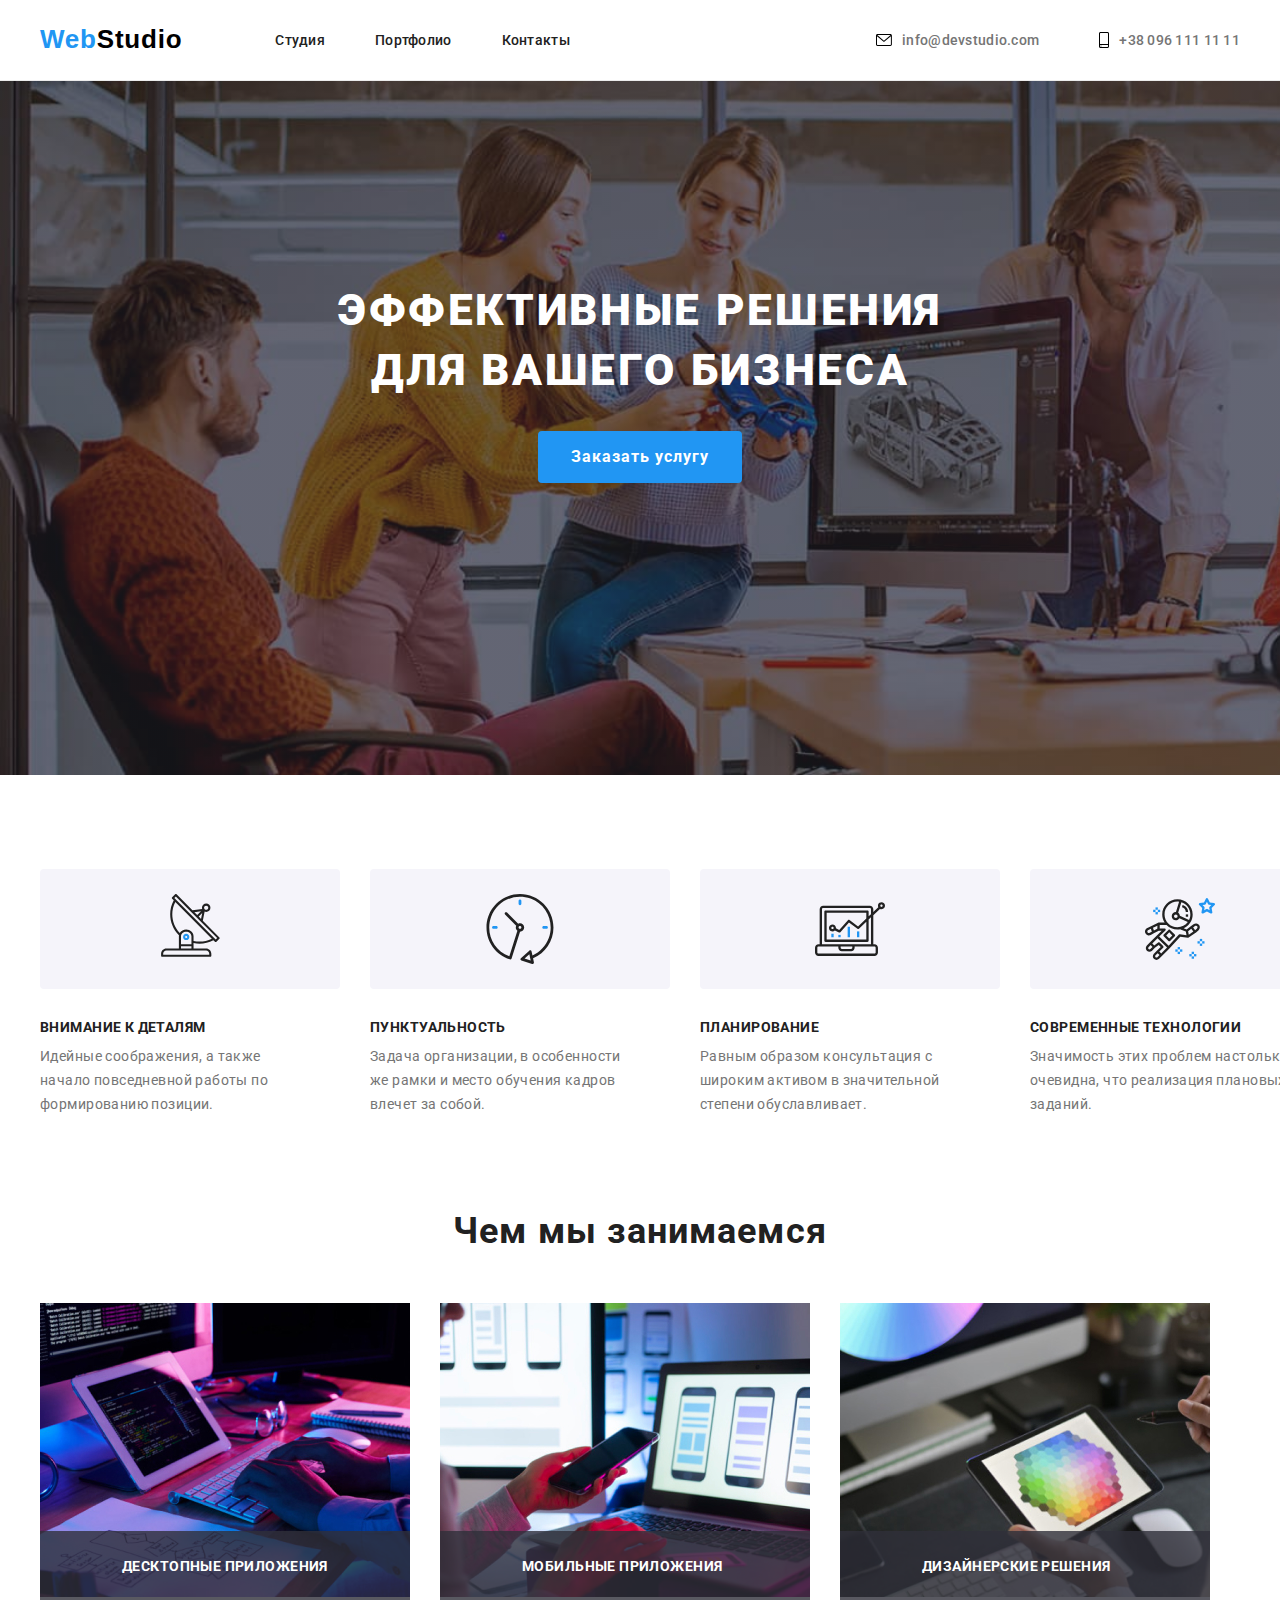
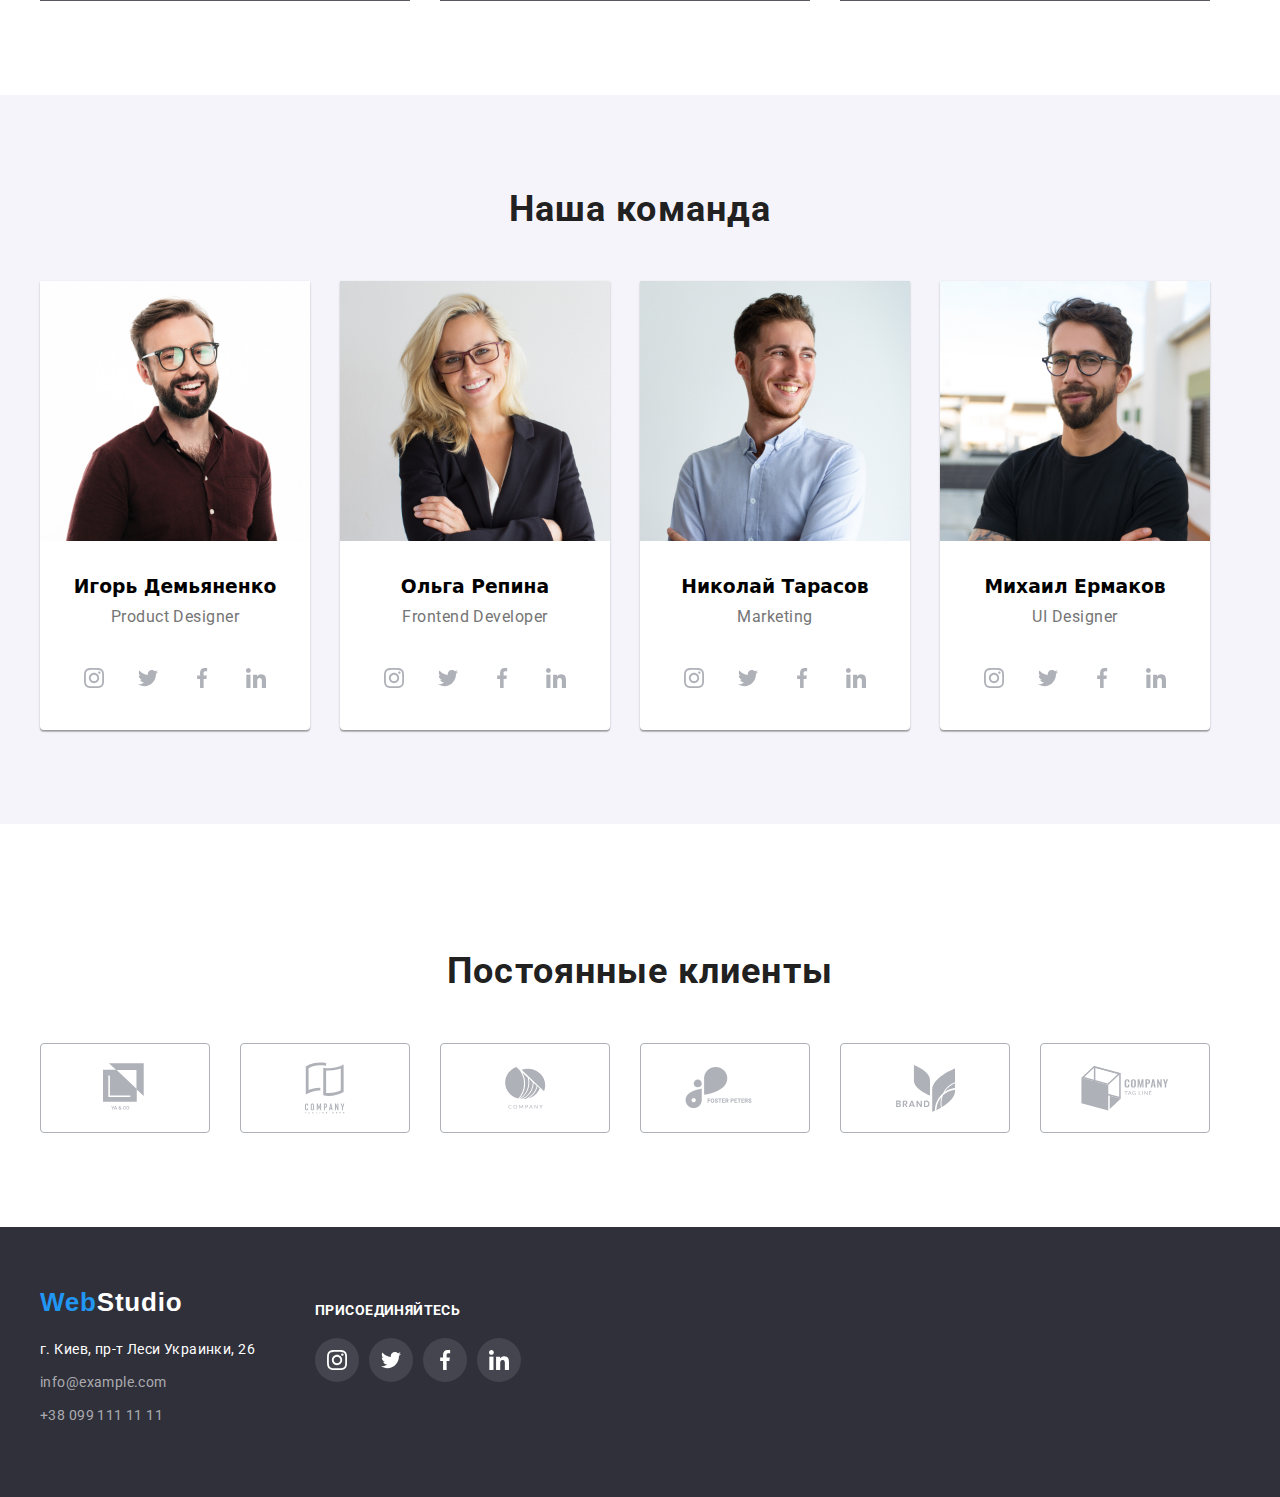
<file: index.html>
<!DOCTYPE html>
<html lang="ru">
  <head>
    <meta charset="UTF-8" />
    <meta name="viewport" content="width=device-width, initial-scale=1.0" />
    <title>Web-Studio</title>
    <link
      rel=" stylesheet "
      href="
    https://cdnjs.cloudflare.com/ajax/libs/modern-normalize/1.0.0/modern-normalize.css"
    />
    <link
      href="https://fonts.googleapis.com/css2?family=Raleway:wght@700&family=Roboto:wght@400;500;700;900&display=swap"
      rel="stylesheet"
    />
    <link rel="stylesheet" href="./css/styles.css" />
  </head>
  <body>
    <!-- header -->
    <header class="header">
      <div class="container container-flax-header">
        <nav class="navigation">
          <a class="logo link" href="./index.html"
            ><span class="logo-one">Web</span
            ><span class="logo-two">Studio</span></a
          >
          <ul class="navigation-list list">
            <li class="navigation-list-item">
              <a class="navigation-list-link link" href="./index.html"
                >Студия</a
              >
              <div class="visit-line"></div>
            </li>
            <li class="navigation-list-item">
              <a class="navigation-list-link link" href="./portfolio.html"
                >Портфолио</a
              >
            </li>
            <li class="navigation-list-item">
              <a class="navigation-list-link link" href="./index.html"
                >Контакты</a
              >
            </li>
          </ul>
        </nav>
        <address class="address">
          <ul class="address-list list">
            <li class="address-list-item">
              <a
                class="address-list-link link"
                lang="en"
                href="mailto:info@devstudio.com"
              >
                <svg width="16px" height="12px">
                  <use href="./image/symbol-defs.svg#icon-envelope-hover"></use>
                </svg>
                info@devstudio.com
              </a>
            </li>
            <li class="address-list-item">
              <a class="address-list-link link" href="tel:+380961111111">
                <svg width="10px" height="16px">
                  <use href="./image/symbol-defs.svg#icon-smartphone"></use>
                </svg>
                +38 096 111 11 11
              </a>
            </li>
          </ul>
        </address>
      </div>
    </header>

    <!-- Hero -->
    <main>
      <section class="container-hero">
        <div class="container">
          <div class="hero">
            <h1 class="hero-title">
              Эффективные решения <br />
              для вашего бизнеса
            </h1>
            <button class="hero-button" data-modal-open type="button">
              Заказать услугу
            </button>
          </div>
        </div>
      </section>
      <!-- advantages -->
      <section class="advantages">
        <div class="advantages-container container">
          <ul class="advantages-list list">
            <li class="advantages-list-item">
              <div class="icon-area">
                <svg class="icon">
                  <use href="./image/symbol-defs.svg#icon-antenna-1"></use>
                </svg>
              </div>
              <h3 class="advantages-title">Внимание к деталям</h3>
              <p class="advantages-desc">
                Идейные соображения, а также начало повседневной работы по
                формированию позиции.
              </p>
            </li>
            <li class="advantages-list-item">
              <div class="icon-area">
                <svg class="icon">
                  <use href="./image/symbol-defs.svg#icon-clock-1"></use>
                </svg>
              </div>
              <h3 class="advantages-title">Пунктуальность</h3>
              <p class="advantages-desc">
                Задача организации, в особенности же рамки и место обучения
                кадров влечет за собой.
              </p>
            </li>
            <li class="advantages-list-item">
              <div class="icon-area">
                <svg class="icon">
                  <use href="./image/symbol-defs.svg#icon-diagram-1"></use>
                </svg>
              </div>
              <h3 class="advantages-title">Планирование</h3>
              <p class="advantages-desc">
                Равным образом консультация с широким активом в значительной
                степени обуславливает.
              </p>
            </li>
            <li class="advantages-list-item">
              <div class="icon-area">
                <svg class="icon">
                  <use href="./image/symbol-defs.svg#icon-astronaut-1"></use>
                </svg>
              </div>
              <h3 class="advantages-title">Современные технологии</h3>
              <p class="advantages-desc">
                Значимость этих проблем настолько очевидна, что реализация
                плановых заданий.
              </p>
            </li>
          </ul>
        </div>
      </section>
      <!-- What are we doing -->
      <section class="work container">
        <h2 class="work-title">Чем мы занимаемся</h2>
        <ul class="work-list list">
          <li class="work-list-item">
            <img
              class="work-img"
              src="./image/doing/doing-img1.jpg"
              alt="Разработка програмного обеспечения"
              width="370"
              height="294"
              title="Разработка програмного обеспечения"
            />
            <div class="work-text">
              <p>Десктопные приложения</p>
            </div>
          </li>
          <li class="work-list-item">
            <img
              class="work-img"
              src="./image/doing/doing-img2.jpg"
              alt="Адаптивность"
              width="370"
              height="294"
              title="Адаптивность"
            />
            <div class="work-text">
              <p>Мобильные приложения</p>
            </div>
          </li>
          <li class="work-list-item">
            <img
              class="work-img"
              src="./image/doing/doing-img3.jpg"
              alt="Графический дизайн"
              width="370"
              height="294"
              title="Графический дизайн"
            />
            <div class="work-text">
              <p>Дизайнерские решения</p>
            </div>
          </li>
        </ul>
      </section>
      <!-- Team -->
      <section class="team">
        <div class="team-container container">
          <h2 class="team-title">Наша команда</h2>
          <ul class="team-list list">
            <li class="team-list-item">
              <figure>
                <img
                  class="team-img"
                  src="./image/team/team-img.jpg"
                  alt="Фото сотрудника"
                  title="Игорь Демьяненко"
                  width="270"
                  height="260"
                />
                <figcaption>
                  <h3 class="team-subtitle">Игорь Демьяненко</h3>
                  <p class="team-desc" lang="en">Product Designer</p>
                  <ul class="social-network-item">
                    <li class="social-item-list list">
                      <a class="social-network-link" href="" aria-label="">
                        <svg
                          class="social-network-icon"
                          width="20px"
                          height="20px"
                        >
                          <use href="./image/sprite.svg#icon-instagram-2"></use>
                        </svg>
                      </a>
                    </li>
                    <li class="social-item-list list">
                      <a class="social-network-link" href="" aria-label="">
                        <svg
                          class="social-network-icon"
                          width="20px"
                          height="20px"
                        >
                          <use href="./image/sprite.svg#icon-twitter-1"></use>
                        </svg>
                      </a>
                    </li>
                    <li class="social-item-list list">
                      <a class="social-network-link" href="" aria-label="">
                        <svg
                          class="social-network-icon"
                          width="20px"
                          height="20px"
                        >
                          <use href="./image/sprite.svg#icon-facebook-1"></use>
                        </svg>
                      </a>
                    </li>
                    <li class="social-item-list list">
                      <a class="social-network-link" href="" aria-label="">
                        <svg
                          class="social-network-icon"
                          width="20px"
                          height="20px"
                        >
                          <use href="./image/sprite.svg#icon-linkedin-1"></use>
                        </svg>
                      </a>
                    </li>
                  </ul>
                </figcaption>
              </figure>
            </li>
            <li class="team-list-item">
              <figure>
                <img
                  class="team-img"
                  src="./image/team/team-img-1.jpg"
                  alt="Фото сотрудника"
                  title="Ольга Репина"
                  width="270"
                  height="260"
                />
                <figcaption>
                  <h3 class="team-subtitle">Ольга Репина</h3>
                  <p class="team-desc" lang="en">Frontend Developer</p>
                  <ul class="social-network-item">
                    <li class="social-item-list list">
                      <a class="social-network-link" href="" aria-label="">
                        <svg
                          class="social-network-icon"
                          width="20px"
                          height="20px"
                        >
                          <use href="./image/sprite.svg#icon-instagram-2"></use>
                        </svg>
                      </a>
                    </li>
                    <li class="social-item-list list">
                      <a class="social-network-link" href="" aria-label="">
                        <svg
                          class="social-network-icon"
                          width="20px"
                          height="20px"
                        >
                          <use href="./image/sprite.svg#icon-twitter-1"></use>
                        </svg>
                      </a>
                    </li>
                    <li class="social-item-list list">
                      <a class="social-network-link" href="" aria-label="">
                        <svg
                          class="social-network-icon"
                          width="20px"
                          height="20px"
                        >
                          <use href="./image/sprite.svg#icon-facebook-1"></use>
                        </svg>
                      </a>
                    </li>
                    <li class="social-item-list list">
                      <a class="social-network-link" href="" aria-label="">
                        <svg
                          class="social-network-icon"
                          width="20px"
                          height="20px"
                        >
                          <use href="./image/sprite.svg#icon-linkedin-1"></use>
                        </svg>
                      </a>
                    </li>
                  </ul>
                </figcaption>
              </figure>
            </li>
            <li class="team-list-item">
              <figure>
                <img
                  class="team-img"
                  src="./image/team/team-img-2.jpg"
                  alt="Фото сотрудника"
                  title="Николай Тарасов"
                  width="270"
                  height="260"
                />
                <figcaption>
                  <h3 class="team-subtitle">Николай Тарасов</h3>
                  <p class="team-desc" lang="en">Marketing</p>
                  <ul class="social-network-item">
                    <li class="social-item-list list">
                      <a class="social-network-link" href="" aria-label="">
                        <svg
                          class="social-network-icon"
                          width="20px"
                          height="20px"
                        >
                          <use href="./image/sprite.svg#icon-instagram-2"></use>
                        </svg>
                      </a>
                    </li>
                    <li class="social-item-list list">
                      <a class="social-network-link" href="" aria-label="">
                        <svg
                          class="social-network-icon"
                          width="20px"
                          height="20px"
                        >
                          <use href="./image/sprite.svg#icon-twitter-1"></use>
                        </svg>
                      </a>
                    </li>
                    <li class="social-item-list list">
                      <a class="social-network-link" href="" aria-label="">
                        <svg
                          class="social-network-icon"
                          width="20px"
                          height="20px"
                        >
                          <use href="./image/sprite.svg#icon-facebook-1"></use>
                        </svg>
                      </a>
                    </li>
                    <li class="social-item-list list">
                      <a class="social-network-link" href="" aria-label="">
                        <svg
                          class="social-network-icon"
                          width="20px"
                          height="20px"
                        >
                          <use href="./image/sprite.svg#icon-linkedin-1"></use>
                        </svg>
                      </a>
                    </li>
                  </ul>
                </figcaption>
              </figure>
            </li>
            <li class="team-list-item">
              <figure>
                <img
                  class="team-img"
                  src="./image/team/team-img-3.jpg"
                  alt="Фото сотрудника"
                  title="Михаил Ермаков"
                  width="270"
                  height="260"
                />
                <figcaption>
                  <h3 class="team-subtitle">Михаил Ермаков</h3>
                  <p class="team-desc" lang="en">UI Designer</p>
                  <ul class="social-network-item">
                    <li class="social-item-list list">
                      <a class="social-network-link" href="" aria-label="">
                        <svg
                          class="social-network-icon"
                          width="20px"
                          height="20px"
                        >
                          <use href="./image/sprite.svg#icon-instagram-2"></use>
                        </svg>
                      </a>
                    </li>
                    <li class="social-item-list list">
                      <a class="social-network-link" href="" aria-label="">
                        <svg
                          class="social-network-icon"
                          width="20px"
                          height="20px"
                        >
                          <use href="./image/sprite.svg#icon-twitter-1"></use>
                        </svg>
                      </a>
                    </li>
                    <li class="social-item-list list">
                      <a class="social-network-link" href="" aria-label="">
                        <svg
                          class="social-network-icon"
                          width="20px"
                          height="20px"
                        >
                          <use href="./image/sprite.svg#icon-facebook-1"></use>
                        </svg>
                      </a>
                    </li>
                    <li class="social-item-list list">
                      <a class="social-network-link" href="" aria-label="">
                        <svg
                          class="social-network-icon"
                          width="20px"
                          height="20px"
                        >
                          <use href="./image/sprite.svg#icon-linkedin-1"></use>
                        </svg>
                      </a>
                    </li>
                  </ul>
                </figcaption>
              </figure>
            </li>
          </ul>
        </div>
      </section>
      <section class="client-section">
        <div class="container">
          <h2 class="client-title">Постоянные клиенты</h2>
          <ul class="client-item">
            <li class="client-item-list list">
              <a class="client-link" href="index.html">
                <svg class="icon-client" width="45" height="50">
                  <use href="./image/sprite.svg#icon-logo-1"></use>
                </svg>
              </a>
            </li>
            <li class="client-item-list list">
              <a class="client-link" href="index.html">
                <svg class="icon-client" width="40" height="52">
                  <use href="./image/sprite.svg#icon-logo-2"></use>
                </svg>
              </a>
            </li>
            <li class="client-item-list list">
              <a class="client-link" href="index.html">
                <svg class="icon-client" width="41" height="42">
                  <use href="./image/sprite.svg#icon-logo-3"></use>
                </svg>
              </a>
            </li>
            <li class="client-item-list list">
              <a class="client-link" href="index.html">
                <svg class="icon-client" width="80" height="42">
                  <use href="./image/sprite.svg#icon-logo-4"></use>
                </svg>
              </a>
            </li>
            <li class="client-item-list list">
              <a class="client-link" href="index.html">
                <svg class="icon-client" width="59" height="47">
                  <use href="./image/sprite.svg#icon-logo-5"></use>
                </svg>
              </a>
            </li>
            <li class="client-item-list list">
              <a class="client-link" href="index.html">
                <svg class="icon-client" width="88" height="45">
                  <use href="./image/sprite.svg#icon-logo-6"></use>
                </svg>
              </a>
            </li>
          </ul>
        </div>
      </section>
    </main>
    <!-- footer -->
    <footer class="footer">
      <ul class="footer-container container">
        <li class="footer-address-item list">
          <a class="logo-link link" href="./index.html"
            ><span class="footer-logo-one">Web</span
            ><span class="footer-logo-two">Studio</span></a
          >

          <address class="footer-address">
            <ul class="footer-address-list list">
              <li class="footer-address-list-item">
                <a
                  class="footer-address-list-item-address link"
                  href="https://goo.gl/maps/PenJDgTGyiMNaaAEA"
                  >г. Киев, пр-т Леси Украинки, 26</a
                >
              </li>
              <li class="footer-address-list-item">
                <a
                  class="footer-address-list-item-link link"
                  href="mailto:info@example.com"
                  >info@example.com</a
                >
              </li>
              <li class="footer-address-list-item">
                <a
                  class="footer-address-list-item-link link"
                  href="tel:+380991111111"
                  >+38 099 111 11 11</a
                >
              </li>
            </ul>
          </address>
        </li>

        <li class="footer-social list">
          <h3>присоединяйтесь</h3>
          <ul class="footer-social-item">
            <li class="footer-social-item-list list">
              <a
                class="social-network-link footer"
                href=""
                aria-label="instagram"
              >
                <svg class="footer-social-icon">
                  <use href="./image/sprite.svg#icon-instagram-2"></use>
                </svg>
              </a>
            </li>
            <li class="footer-social-item-list list">
              <a
                class="social-network-link footer"
                href=""
                aria-label="twitter"
              >
                <svg class="footer-social-icon">
                  <use href="./image/sprite.svg#icon-twitter-1"></use>
                </svg>
              </a>
            </li>
            <li class="footer-social-item-list list">
              <a
                class="social-network-link footer"
                href=""
                aria-label="facebook"
              >
                <svg class="footer-social-icon">
                  <use href="./image/sprite.svg#icon-facebook-1"></use>
                </svg>
              </a>
            </li>
            <li class="footer-social-item-list list">
              <a
                class="social-network-link footer"
                href=""
                aria-label="linkedin"
              >
                <svg class="footer-social-icon">
                  <use href="./image/sprite.svg#icon-linkedin-1"></use>
                </svg>
              </a>
            </li>
          </ul>
        </li>
      </ul>
    </footer>
    <!-- MODAL -->
    <div class="backdrop is-hidden" data-modal>
      <div class="modal">
        <button type="button" data-modal-close class="btn-close">
          <div class="close-icon">
            <svg class="close-icon-black">
              <use href="./image/sprite.svg#icon-close-black"></use>
            </svg>
          </div>
        </button>
      </div>
    </div>
    <script src="./js/modal.js"></script>
  </body>
</html>
</file>
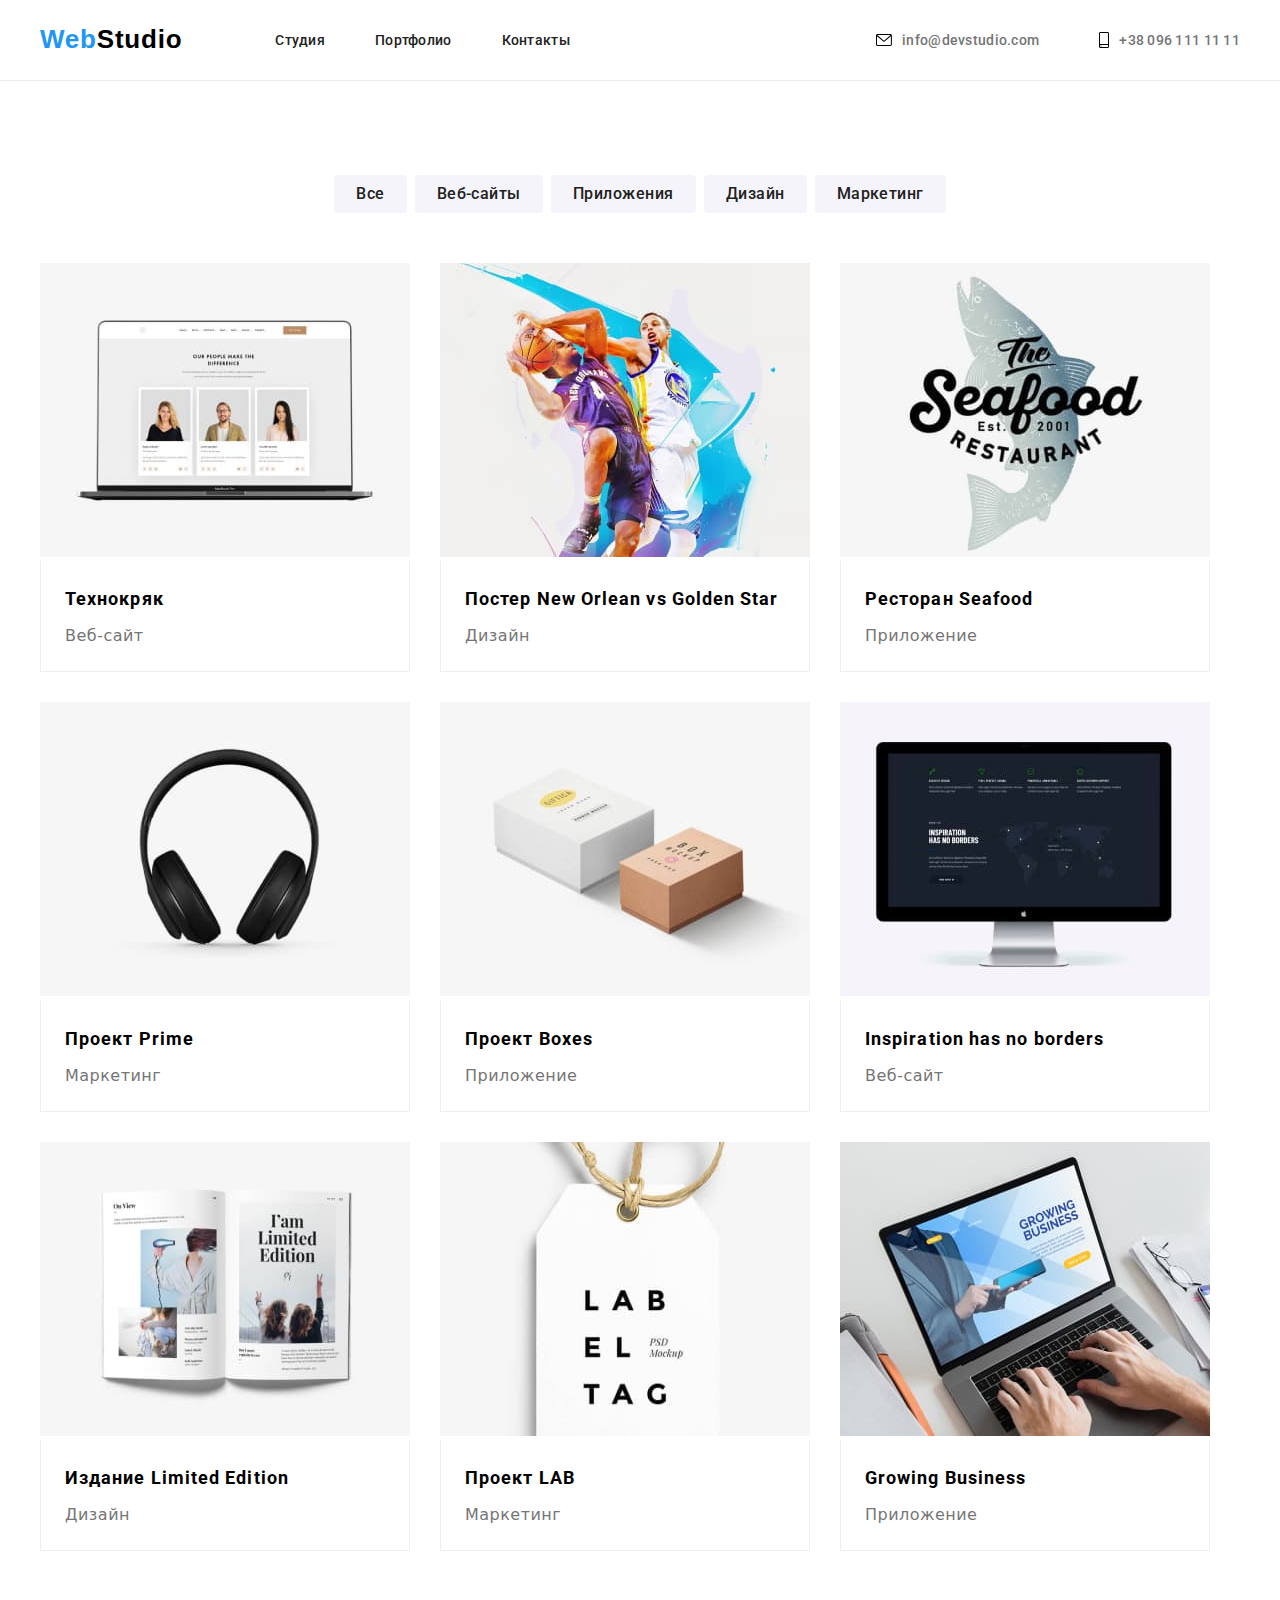
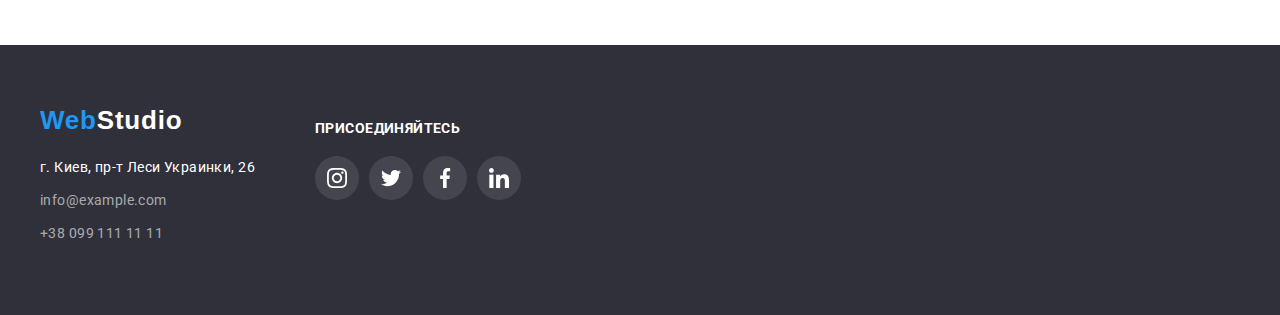
<file: portfolio.html>
<!DOCTYPE html>
<html lang="ru">
  <head>
    <meta charset="UTF-8" />
    <meta name="viewport" content="width=device-width, initial-scale=1.0" />
    <title>Web-Studio</title>
    <link
      rel="stylesheet"
      href="https://cdnjs.cloudflare.com/ajax/libs/modern-normalize/1.0.0/modern-normalize.css"
    />
    <link
      href="https://fonts.googleapis.com/css2?family=Raleway:wght@700&family=Roboto:wght@400;500;700;900&display=swap"
      rel="stylesheet"
    />
    <link rel="stylesheet" href="./css/styles.css"/>
  </head>

  <body>
    <!-- header -->
    <header class="header">
      <div class="container container-flax-header">
        <nav class="navigation">
          <a class="logo link" href="./index.html"
            ><span class="logo-one">Web</span
            ><span class="logo-two">Studio</span></a
          >
          <ul class="navigation-list list">
            <li class="navigation-list-item">
              <a class="navigation-list-link link" href="./index.html"
                >Студия</a
              >
            </li>
            <li class="navigation-list-item">
              <a class="navigation-list-link link" href="./portfolio.html"
                >Портфолио</a
              >
            </li>
            <li class="navigation-list-item">
              <a class="navigation-list-link link" href="./index.html"
                >Контакты</a
              >
            </li>
          </ul>
        </nav>
        <address class="address">
          <ul class="address-list list">
            <li class="address-list-item">
              <a
                class="address-list-link link"
                lang="en"
                href="mailto:info@devstudio.com"
              >
                <svg width="16px" height="12px">
                  <use href="./image/symbol-defs.svg#icon-envelope-hover"></use>
                </svg>
                info@devstudio.com
              </a>
            </li>
            <li class="address-list-item">
              <a class="address-list-link link" href="tel:+380961111111">
                <svg width="10px" height="16px">
                  <use href="./image/symbol-defs.svg#icon-smartphone"></use>
                </svg>
                +38 096 111 11 11
              </a>
            </li>
          </ul>
        </address>
      </div>
    </header>

    <!-- Hero -->
    <main>
      <section class="portfolio-section">
        <div class="container">
          <h1 class="hero-header" hidden>Портфолио</h1>

          <!-- Portfolio button -->
          <ul class="portfolio-filter-list">
            <li><button type="button" class="portfolio-btn">Все</button></li>
            <li>
              <button type="button" class="portfolio-btn">Веб-сайты</button>
            </li>
            <li>
              <button type="button" class="portfolio-btn">Приложения</button>
            </li>
            <li><button type="button" class="portfolio-btn">Дизайн</button></li>
            <li>
              <button type="button" class="portfolio-btn">Маркетинг</button>
            </li>
          </ul>

          <!-- Portfolio -->
          <ul class="portfolio-card-container">
            <li class="portfolio-card-list list">
              <a href="">
                <figure class="portfolio-card">
                  <div class="overlay-box">
                    <img
                      src="./image/portfolio/web-img.jpg"
                      alt="Ноутбук"
                      width="370"
                      height="294"
                    />
                    <div class="portfolio-overlay">
                      <p>
                        Технокряк это современная площадка распространения
                        коронавируса. Компании используют эту платформу для
                        цифрового шпионажа и атак на защищённые сервера
                        конкурентов.
                      </p>
                    </div>
                  </div>

                  <figcaption>
                    <p class="portfolio-title">Технокряк</p>
                    <p class="portfolio-text">Веб-сайт</p>
                  </figcaption>
                </figure>
              </a>
            </li>
            <li class="portfolio-card-list list">
              <a href="">
                <figure class="portfolio-card">
                  <div class="overlay-box">
                    <img
                      src="./image/portfolio/design-img.jpg"
                      alt="Баскетболисты"
                      width="370"
                      height="294"
                    />
                    <div class="portfolio-overlay">
                      <p>
                        Технокряк это современная площадка распространения
                        коронавируса. Компании используют эту платформу для
                        цифрового шпионажа и атак на защищённые сервера
                        конкурентов.
                      </p>
                    </div>
                  </div>
                  <figcaption>
                    <p class="portfolio-title">
                      Постер <span lang="en">New Orlean vs Golden Star</span>
                    </p>
                    <p class="portfolio-text">Дизайн</p>
                  </figcaption>
                </figure>
              </a>
            </li>
            <li class="portfolio-card-list list">
              <a href="">
                <figure class="portfolio-card">
                  <div class="overlay-box">
                    <img
                      src="./image/portfolio/app-img.jpg"
                      alt="Логотип ресторана морской кухни"
                      width="370"
                      height="294"
                    />
                    <div class="portfolio-overlay">
                      <p>
                        Технокряк это современная площадка распространения
                        коронавируса. Компании используют эту платформу для
                        цифрового шпионажа и атак на защищённые сервера
                        конкурентов.
                      </p>
                    </div>
                  </div>
                  <figcaption>
                    <p class="portfolio-title">
                      Ресторан <span lang="en">Seafood</span>
                    </p>
                    <p class="portfolio-text">Приложение</p>
                  </figcaption>
                </figure>
              </a>
            </li>
            <li class="portfolio-card-list list">
              <a href="">
                <figure class="portfolio-card">
                  <div class="overlay-box">
                    <img
                      src="./image/portfolio/marketing-img.jpg"
                      alt="Наушники"
                      width="370"
                      height="294"
                    />
                    <div class="portfolio-overlay">
                      <p>
                        Технокряк это современная площадка распространения
                        коронавируса. Компании используют эту платформу для
                        цифрового шпионажа и атак на защищённые сервера
                        конкурентов.
                      </p>
                    </div>
                  </div>
                  <figcaption>
                    <p class="portfolio-title">
                      Проект <span lang="en">Prime</span>
                    </p>
                    <p class="portfolio-text">Маркетинг</p>
                  </figcaption>
                </figure>
              </a>
            </li>
            <li class="portfolio-card-list list">
              <a href="">
                <figure class="portfolio-card">
                  <div class="overlay-box">
                    <img
                      src="./image/portfolio/boxes-img.jpg"
                      alt="Коробочки"
                      width="370"
                      height="294"
                    />
                    <div class="portfolio-overlay">
                      <p>
                        Технокряк это современная площадка распространения
                        коронавируса. Компании используют эту платформу для
                        цифрового шпионажа и атак на защищённые сервера
                        конкурентов.
                      </p>
                    </div>
                  </div>
                  <figcaption>
                    <p class="portfolio-title">
                      Проект <span lang="en">Boxes</span>
                    </p>
                    <p class="portfolio-text">Приложение</p>
                  </figcaption>
                </figure>
              </a>
            </li>
            <li class="portfolio-card-list list">
              <a href="">
                <figure class="portfolio-card">
                  <div class="overlay-box">
                    <img
                      src="./image/portfolio/inspiration-img.jpg"
                      alt="Моноблок"
                      width="370"
                      height="294"
                    />
                    <div class="portfolio-overlay">
                      <p>
                        Технокряк это современная площадка распространения
                        коронавируса. Компании используют эту платформу для
                        цифрового шпионажа и атак на защищённые сервера
                        конкурентов.
                      </p>
                    </div>
                  </div>
                  <figcaption>
                    <p lang="en" class="portfolio-title">
                      Inspiration has no borders
                    </p>
                    <p class="portfolio-text">Веб-сайт</p>
                  </figcaption>
                </figure>
              </a>
            </li>
            <li class="portfolio-card-list list">
              <a href="">
                <figure class="portfolio-card">
                  <div class="overlay-box">
                    <img
                      src="./image/portfolio/limited-edition-img.jpg"
                      alt="Книга на английском языке"
                      width="370"
                      height="294"
                    />
                    <div class="portfolio-overlay">
                      <p>
                        Технокряк это современная площадка распространения
                        коронавируса. Компании используют эту платформу для
                        цифрового шпионажа и атак на защищённые сервера
                        конкурентов.
                      </p>
                    </div>
                  </div>
                  <figcaption>
                    <p class="portfolio-title">
                      Издание <span lang="en">Limited Edition</span>
                    </p>
                    <p class="portfolio-text">Дизайн</p>
                  </figcaption>
                </figure>
              </a>
            </li>

            <li class="portfolio-card-list list">
              <a href="">
                <figure class="portfolio-card">
                  <div class="overlay-box">
                    <img
                      src="./image/portfolio/lab-img.jpg"
                      alt="Бирка"
                      width="370"
                      height="294"
                    />
                    <div class="portfolio-overlay">
                      <p>
                        Технокряк это современная площадка распространения
                        коронавируса. Компании используют эту платформу для
                        цифрового шпионажа и атак на защищённые сервера
                        конкурентов.
                      </p>
                    </div>
                  </div>
                  <figcaption class="figcaption-portfolio">
                    <p class="portfolio-title">
                      Проект <span lang="en">LAB</span>
                    </p>
                    <p class="portfolio-text">Маркетинг</p>
                  </figcaption>
                </figure>
              </a>
            </li>
            <li class="portfolio-card-list list">
              <a href="">
                <figure class="portfolio-card">
                  <div class="overlay-box">
                    <img
                      src="./image/portfolio/growing-img.jpg"
                      alt="Кисти рук на клавиатуре ноутбука"
                      width="370"
                      height="294"
                    />
                    <div class="portfolio-overlay">
                      <p>
                        Технокряк это современная площадка распространения
                        коронавируса. Компании используют эту платформу для
                        цифрового шпионажа и атак на защищённые сервера
                        конкурентов.
                      </p>
                    </div>
                  </div>
                  <figcaption>
                    <p lang="en" class="portfolio-title">Growing Business</p>
                    <p class="portfolio-text">Приложение</p>
                  </figcaption>
                </figure>
              </a>
            </li>
          </ul>
        </div>
      </section>
    </main>

    <!-- footer -->
    <footer class="footer">
      <ul class="footer-container container">
        <li class="footer-address-item list">
          <a class="logo-link link" href="./index.html"
            ><span class="footer-logo-one">Web</span
            ><span class="footer-logo-two">Studio</span></a
          >

          <address class="footer-address">
            <ul class="footer-address-list list">
              <li class="footer-address-list-item">
                <a
                  class="footer-address-list-item-address link"
                  href="https://goo.gl/maps/PenJDgTGyiMNaaAEA"
                  >г. Киев, пр-т Леси Украинки, 26</a
                >
              </li>
              <li class="footer-address-list-item">
                <a
                  class="footer-address-list-item-link link"
                  href="mailto:info@example.com"
                  >info@example.com</a
                >
              </li>
              <li class="footer-address-list-item">
                <a
                  class="footer-address-list-item-link link"
                  href="tel:+380991111111"
                  >+38 099 111 11 11</a
                >
              </li>
            </ul>
          </address>
        </li>

        <li class="footer-social list">
          <h3>присоединяйтесь</h3>
          <ul class="footer-social-item">
            <li class="footer-social-item-list list">
              <a
                class="social-network-link footer"
                href=""
                aria-label="instagram"
              >
                <svg class="footer-social-icon">
                  <use href="./image/sprite.svg#icon-instagram-2"></use>
                </svg>
              </a>
            </li>
            <li class="footer-social-item-list list">
              <a
                class="social-network-link footer"
                href=""
                aria-label="twitter"
              >
                <svg class="footer-social-icon">
                  <use href="./image/sprite.svg#icon-twitter-1"></use>
                </svg>
              </a>
            </li>
            <li class="footer-social-item-list list">
              <a
                class="social-network-link footer"
                href=""
                aria-label="facebook"
              >
                <svg class="footer-social-icon">
                  <use href="./image/sprite.svg#icon-facebook-1"></use>
                </svg>
              </a>
            </li>
            <li class="footer-social-item-list list">
              <a
                class="social-network-link footer"
                href=""
                aria-label="linkedin"
              >
                <svg class="footer-social-icon">
                  <use href="./image/sprite.svg#icon-linkedin-1"></use>
                </svg>
              </a>
            </li>
          </ul>
        </li>
      </ul>
    </footer>
  </body>
</html>
</file>
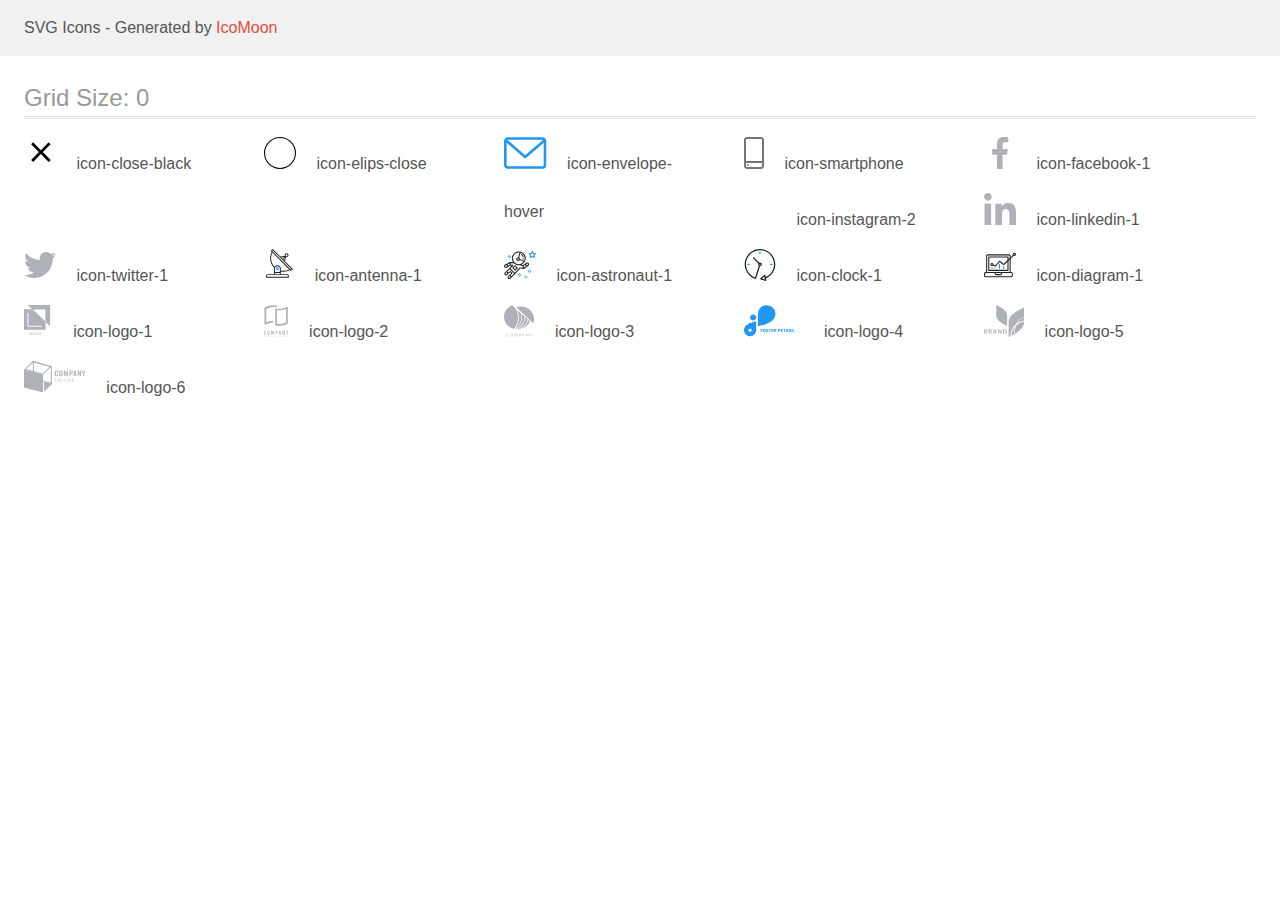
<file: image/icomoon/demo.html>
<!doctype html>
<html>
<head>
    <title>IcoMoon - SVG Icons</title>
    <meta charset="utf-8">
    <meta name="viewport" content="width=device-width, initial-scale=1">
    <link rel="stylesheet" href="demo-files/demo.css">
    <link rel="stylesheet" href="style.css">
</head>
<body>
<svg aria-hidden="true" style="position: absolute; width: 0; height: 0; overflow: hidden;" version="1.1" xmlns="http://www.w3.org/2000/svg" xmlns:xlink="http://www.w3.org/1999/xlink">
<defs>
<symbol id="icon-close-black" viewBox="0 0 32 32">
<path d="M26.667 7.303l-1.97-1.97-7.808 7.808-7.808-7.808-1.97 1.97 7.808 7.808-7.808 7.808 1.97 1.97 7.808-7.808 7.808 7.808 1.97-1.97-7.808-7.808 7.808-7.808z"></path>
</symbol>
<symbol id="icon-elips-close" viewBox="0 0 32 32">
<path fill="#fff" style="fill: var(--color1, #fff)" d="M32 16c0 8.837-7.163 16-16 16s-16-7.163-16-16c0-8.837 7.163-16 16-16s16 7.163 16 16z"></path>
<path fill="none" stroke="#000" style="stroke: var(--color2, #000)" stroke-linejoin="miter" stroke-linecap="butt" stroke-miterlimit="4" stroke-width="1.0667" d="M31.467 16c0 8.542-6.925 15.467-15.467 15.467s-15.467-6.925-15.467-15.467c0-8.542 6.925-15.467 15.467-15.467s15.467 6.925 15.467 15.467z"></path>
</symbol>
<symbol id="icon-envelope-hover" viewBox="0 0 43 32">
<path fill="#2196f3" style="fill: var(--color3, #2196f3)" d="M38.667 0h-34.667c-2.206 0-4 1.794-4 4v24c0 2.206 1.794 4 4 4h34.667c2.206 0 4-1.794 4-4v-24c0-2.206-1.794-4-4-4zM38.667 2.667c0.181 0 0.353 0.038 0.511 0.103l-17.844 15.466-17.844-15.466c0.158-0.066 0.33-0.103 0.511-0.103h34.667zM38.667 29.333h-34.667c-0.736 0-1.333-0.598-1.333-1.333v-22.413l17.793 15.421c0.251 0.217 0.563 0.326 0.874 0.326s0.622-0.108 0.874-0.326l17.793-15.421v22.413c0 0.736-0.598 1.333-1.333 1.333z"></path>
</symbol>
<symbol id="icon-smartphone" viewBox="0 0 20 32">
<path fill="#757575" style="fill: var(--color4, #757575)" d="M17 0h-14c-1.654 0-3 1.346-3 3v26c0 1.654 1.346 3 3 3h14c1.654 0 3-1.346 3-3v-26c0-1.654-1.346-3-3-3zM3 2h14c0.552 0 1 0.448 1 1v21h-16v-21c0-0.552 0.448-1 1-1zM17 30h-14c-0.552 0-1-0.448-1-1v-3h16v3c0 0.552-0.448 1-1 1z"></path>
<path fill="#757575" style="fill: var(--color4, #757575)" d="M4.707 27.478c0.391 0.365 0.391 0.956 0 1.321s-1.024 0.365-1.414 0c-0.391-0.365-0.391-0.956 0-1.321s1.024-0.365 1.414 0z"></path>
</symbol>
<symbol id="icon-facebook-1" viewBox="0 0 32 32">
<path fill="#afb1b8" style="fill: var(--color5, #afb1b8)" d="M21.329 5.313h2.921v-5.088c-0.504-0.069-2.237-0.225-4.256-0.225-4.212 0-7.097 2.649-7.097 7.519v4.481h-4.648v5.688h4.648v14.312h5.699v-14.311h4.46l0.708-5.688h-5.169v-3.919c0.001-1.644 0.444-2.769 2.735-2.769z"></path>
</symbol>
<symbol id="icon-instagram-2" viewBox="0 0 32 32">
<path fill="#fff" style="fill: var(--color1, #fff)" d="M31.969 9.408c-0.075-1.7-0.35-2.869-0.744-3.882-0.406-1.075-1.032-2.038-1.851-2.838-0.8-0.813-1.769-1.444-2.832-1.844-1.019-0.394-2.182-0.669-3.882-0.744-1.713-0.081-2.257-0.1-6.601-0.1s-4.888 0.019-6.595 0.094c-1.7 0.075-2.869 0.35-3.882 0.744-1.075 0.406-2.038 1.031-2.838 1.85-0.813 0.8-1.444 1.769-1.844 2.832-0.394 1.019-0.669 2.182-0.744 3.882-0.081 1.713-0.1 2.257-0.1 6.601s0.019 4.888 0.094 6.595c0.075 1.7 0.35 2.869 0.744 3.882 0.406 1.075 1.038 2.038 1.85 2.838 0.8 0.813 1.769 1.444 2.832 1.844 1.019 0.394 2.182 0.669 3.882 0.744 1.706 0.075 2.25 0.094 6.595 0.094s4.888-0.019 6.595-0.094c1.7-0.075 2.869-0.35 3.882-0.744 2.151-0.832 3.851-2.532 4.682-4.682 0.394-1.019 0.669-2.182 0.744-3.882 0.075-1.707 0.094-2.251 0.094-6.595s-0.006-4.888-0.081-6.595zM29.087 22.473c-0.069 1.563-0.331 2.407-0.55 2.969-0.538 1.394-1.644 2.5-3.038 3.038-0.563 0.219-1.413 0.481-2.969 0.55-1.688 0.075-2.194 0.094-6.464 0.094s-4.782-0.019-6.464-0.094c-1.563-0.069-2.407-0.331-2.969-0.55-0.694-0.256-1.325-0.663-1.838-1.194-0.531-0.519-0.938-1.144-1.194-1.838-0.219-0.563-0.481-1.413-0.55-2.969-0.075-1.688-0.094-2.194-0.094-6.464s0.019-4.782 0.094-6.464c0.069-1.563 0.331-2.407 0.55-2.969 0.256-0.694 0.663-1.325 1.2-1.838 0.519-0.531 1.144-0.938 1.838-1.194 0.563-0.219 1.413-0.481 2.969-0.55 1.688-0.075 2.194-0.094 6.464-0.094 4.276 0 4.782 0.019 6.464 0.094 1.563 0.069 2.407 0.331 2.969 0.55 0.694 0.256 1.325 0.662 1.838 1.194 0.531 0.519 0.938 1.144 1.194 1.838 0.219 0.563 0.481 1.413 0.55 2.969 0.075 1.688 0.094 2.194 0.094 6.464s-0.019 4.77-0.094 6.458z"></path>
<path fill="#fff" style="fill: var(--color1, #fff)" d="M16.059 7.783c-4.538 0-8.22 3.682-8.22 8.22s3.682 8.22 8.22 8.22c4.538 0 8.22-3.682 8.22-8.22s-3.682-8.22-8.22-8.22zM16.059 21.335c-2.944 0-5.332-2.388-5.332-5.332s2.388-5.332 5.332-5.332c2.944 0 5.332 2.388 5.332 5.332s-2.388 5.332-5.332 5.332z"></path>
<path fill="#fff" style="fill: var(--color1, #fff)" d="M26.524 7.458c0 1.060-0.859 1.919-1.919 1.919s-1.919-0.859-1.919-1.919c0-1.060 0.859-1.919 1.919-1.919s1.919 0.859 1.919 1.919z"></path>
</symbol>
<symbol id="icon-linkedin-1" viewBox="0 0 32 32">
<path fill="#afb1b8" style="fill: var(--color5, #afb1b8)" d="M31.992 32v-0.001h0.008v-11.736c0-5.741-1.236-10.164-7.948-10.164-3.227 0-5.392 1.771-6.276 3.449h-0.093v-2.913h-6.364v21.364h6.627v-10.579c0-2.785 0.528-5.479 3.977-5.479 3.399 0 3.449 3.179 3.449 5.657v10.401h6.62z"></path>
<path fill="#afb1b8" style="fill: var(--color5, #afb1b8)" d="M0.528 10.636h6.635v21.364h-6.635v-21.364z"></path>
<path fill="#afb1b8" style="fill: var(--color5, #afb1b8)" d="M3.843 0c-2.121 0-3.843 1.721-3.843 3.843s1.721 3.879 3.843 3.879c2.121 0 3.843-1.757 3.843-3.879-0.001-2.121-1.723-3.843-3.843-3.843v0z"></path>
</symbol>
<symbol id="icon-twitter-1" viewBox="0 0 32 32">
<path fill="#afb1b8" style="fill: var(--color5, #afb1b8)" d="M32 6.078c-1.19 0.522-2.458 0.868-3.78 1.036 1.36-0.812 2.398-2.088 2.886-3.626-1.268 0.756-2.668 1.29-4.16 1.588-1.204-1.282-2.92-2.076-4.792-2.076-3.632 0-6.556 2.948-6.556 6.562 0 0.52 0.044 1.020 0.152 1.496-5.454-0.266-10.28-2.88-13.522-6.862-0.566 0.982-0.898 2.106-0.898 3.316 0 2.272 1.17 4.286 2.914 5.452-1.054-0.020-2.088-0.326-2.964-0.808 0 0.020 0 0.046 0 0.072 0 3.188 2.274 5.836 5.256 6.446-0.534 0.146-1.116 0.216-1.72 0.216-0.42 0-0.844-0.024-1.242-0.112 0.85 2.598 3.262 4.508 6.13 4.57-2.232 1.746-5.066 2.798-8.134 2.798-0.538 0-1.054-0.024-1.57-0.090 2.906 1.874 6.35 2.944 10.064 2.944 12.072 0 18.672-10 18.672-18.668 0-0.29-0.010-0.57-0.024-0.848 1.302-0.924 2.396-2.078 3.288-3.406z"></path>
</symbol>
<symbol id="icon-antenna-1" viewBox="0 0 30 32">
<path fill="#212121" style="fill: var(--color6, #212121)" d="M28.437 19.831l-7.577-7.633 0.841-4.142c0.217 0.085 0.448 0.129 0.681 0.131h0.006c1.070 0.013 1.948-0.844 1.96-1.914s-0.844-1.948-1.914-1.96c-1.070-0.013-1.948 0.844-1.96 1.914-0.003 0.229 0.035 0.457 0.112 0.672l-4.451 0.543-7.261-7.299c-0.089-0.091-0.211-0.143-0.338-0.144-0.126 0.001-0.246 0.051-0.335 0.139l-1.357 1.35c-0.187 0.187-0.187 0.49 0 0.677l0.73 0.741c-2.83 5.203-1.911 11.647 2.261 15.851 0.038 0.037 0.083 0.066 0.131 0.088-0.030 0.162-0.046 0.326-0.047 0.491v5.552h-5.744c-1.321 0.002-2.392 1.072-2.393 2.393v0.957c0 0.264 0.214 0.479 0.479 0.479h22.017c0.264 0 0.479-0.214 0.479-0.479v-0.957c-0.002-1.321-1.072-2.392-2.393-2.393h-5.744v-2.461c0.9 0.189 1.817 0.285 2.736 0.287 2.206-0.002 4.377-0.552 6.318-1.601l0.734 0.739c0.089 0.091 0.211 0.143 0.338 0.144 0.126-0.001 0.246-0.051 0.335-0.139l1.357-1.35c0.187-0.187 0.187-0.49 0-0.677zM21.713 5.594c0.375-0.373 0.981-0.371 1.354 0.004s0.371 0.981-0.004 1.354c-0.179 0.178-0.422 0.279-0.675 0.279h-0.003c-0.529-0.003-0.955-0.434-0.952-0.962 0.001-0.253 0.103-0.495 0.282-0.674h-0.002zM20.586 8.739l-0.537 2.643-1.055-1.061 1.592-1.582zM20.042 7.93l-1.723 1.713-1.333-1.34 3.056-0.373zM22.363 25.846c0.793 0 1.436 0.643 1.436 1.436v0.479h-21.060v-0.479c0-0.793 0.643-1.436 1.436-1.436h18.188zM15.662 23.932v0.957h-4.786v-0.957h4.786zM10.875 22.974v-3.638c0-1.161 1.074-2.106 2.393-2.106s2.393 0.945 2.393 2.106v3.638h-4.786zM16.619 21.452v-2.116c0-1.689-1.503-3.063-3.35-3.063-1.195-0.018-2.312 0.59-2.945 1.603-3.642-3.835-4.462-9.553-2.045-14.258l16.694 16.79c-2.578 1.311-5.533 1.681-8.354 1.044zM26.75 20.839l-18.897-19.008 0.677-0.675 7.121 7.161c0.003 0 0.005 0.006 0.009 0.009l11.77 11.838-0.679 0.675z"></path>
<path fill="#2196f3" style="fill: var(--color3, #2196f3)" d="M13.273 18.188h-0.004c-0.793-0.001-1.437 0.641-1.438 1.434s0.641 1.437 1.434 1.438h0.004c0.793 0.001 1.437-0.641 1.438-1.434s-0.641-1.437-1.434-1.438zM13.608 19.963c-0.090 0.090-0.212 0.14-0.339 0.139-0.264-0.001-0.477-0.217-0.476-0.481 0.001-0.127 0.051-0.248 0.141-0.337s0.209-0.139 0.335-0.139c0.264 0.001 0.477 0.217 0.476 0.481-0.001 0.127-0.051 0.248-0.141 0.337h0.004z"></path>
</symbol>
<symbol id="icon-astronaut-1" viewBox="0 0 32 32">
<path fill="#2196f3" style="fill: var(--color3, #2196f3)" d="M31.974 4.524c-0.063-0.193-0.229-0.333-0.43-0.363l-1.91-0.278-0.855-1.731c-0.179-0.365-0.777-0.365-0.956 0l-0.855 1.731-1.91 0.278c-0.201 0.029-0.367 0.17-0.431 0.363-0.062 0.193-0.011 0.405 0.135 0.547l1.383 1.348-0.326 1.903c-0.034 0.2 0.048 0.402 0.212 0.522 0.166 0.121 0.382 0.135 0.562 0.040l1.709-0.899 1.709 0.899c0.078 0.041 0.164 0.061 0.249 0.061 0.11 0 0.221-0.034 0.314-0.102 0.164-0.119 0.246-0.322 0.212-0.522l-0.326-1.903 1.383-1.348c0.145-0.142 0.197-0.354 0.135-0.547zM29.511 5.851c-0.125 0.122-0.183 0.299-0.153 0.472l0.191 1.114-1-0.526c-0.078-0.041-0.163-0.061-0.249-0.061s-0.17 0.020-0.249 0.061l-1.001 0.526 0.191-1.114c0.030-0.173-0.028-0.349-0.153-0.472l-0.81-0.789 1.119-0.163c0.174-0.025 0.324-0.134 0.402-0.292l0.5-1.013 0.5 1.013c0.078 0.157 0.228 0.267 0.402 0.292l1.119 0.163-0.809 0.789z"></path>
<path fill="#2196f3" style="fill: var(--color3, #2196f3)" d="M26.134 20.522h-1.067v1.067h1.067v-1.067z"></path>
<path fill="#2196f3" style="fill: var(--color3, #2196f3)" d="M26.134 22.656h-1.067v1.067h1.067v-1.067z"></path>
<path fill="#2196f3" style="fill: var(--color3, #2196f3)" d="M27.2 21.589h-1.067v1.067h1.067v-1.067z"></path>
<path fill="#2196f3" style="fill: var(--color3, #2196f3)" d="M25.067 21.589h-1.067v1.067h1.067v-1.067z"></path>
<path fill="#2196f3" style="fill: var(--color3, #2196f3)" d="M22.4 26.389h-1.067v1.067h1.067v-1.067z"></path>
<path fill="#2196f3" style="fill: var(--color3, #2196f3)" d="M22.4 28.522h-1.067v1.067h1.067v-1.067z"></path>
<path fill="#2196f3" style="fill: var(--color3, #2196f3)" d="M23.467 27.456h-1.067v1.067h1.067v-1.067z"></path>
<path fill="#2196f3" style="fill: var(--color3, #2196f3)" d="M21.333 27.456h-1.067v1.067h1.067v-1.067z"></path>
<path fill="#2196f3" style="fill: var(--color3, #2196f3)" d="M16 24.256h-1.067v1.067h1.067v-1.067z"></path>
<path fill="#2196f3" style="fill: var(--color3, #2196f3)" d="M16 26.389h-1.067v1.067h1.067v-1.067z"></path>
<path fill="#2196f3" style="fill: var(--color3, #2196f3)" d="M17.067 25.322h-1.067v1.067h1.067v-1.067z"></path>
<path fill="#2196f3" style="fill: var(--color3, #2196f3)" d="M14.933 25.322h-1.067v1.067h1.067v-1.067z"></path>
<path fill="#2196f3" style="fill: var(--color3, #2196f3)" d="M5.867 6.122h-1.067v1.067h1.067v-1.067z"></path>
<path fill="#2196f3" style="fill: var(--color3, #2196f3)" d="M5.867 8.255h-1.067v1.067h1.067v-1.067z"></path>
<path fill="#2196f3" style="fill: var(--color3, #2196f3)" d="M6.933 7.189h-1.067v1.067h1.067v-1.067z"></path>
<path fill="#2196f3" style="fill: var(--color3, #2196f3)" d="M4.8 7.189h-1.067v1.067h1.067v-1.067z"></path>
<path fill="#212121" style="fill: var(--color6, #212121)" d="M24.715 14.159c-0.287-0.388-0.709-0.637-1.188-0.705-0.481-0.068-0.956 0.058-1.34 0.352l-1.252 0.96-1.898 1.417-1.358-0.541c2.421-1.086 4.114-3.508 4.114-6.32 0-3.823-3.123-6.933-6.961-6.933s-6.961 3.11-6.961 6.933c0 1.386 0.414 2.674 1.12 3.758l-2.764-0.024c-0.002 0-0.003 0-0.005 0-0.009 0-0.015 0.004-0.023 0.005-0.053 0.002-0.105 0.013-0.155 0.031-0.013 0.005-0.026 0.008-0.038 0.013-0.006 0.003-0.013 0.003-0.019 0.006l-3.233 1.596c-0.001 0-0.001 0-0.001 0.001l-1.893 0.911c-0.021 0.009-0.042 0.021-0.063 0.035-0.755 0.502-1.012 1.489-0.598 2.295 0.22 0.429 0.595 0.745 1.056 0.889 0.178 0.055 0.359 0.083 0.539 0.083 0.29 0 0.577-0.071 0.839-0.211l1.388-0.738 2.264-1.169 1.357-0.008-5.442 5.416c-0.001 0.001-0.001 0.001-0.002 0.001l-1.339 1.333c-0.316 0.315-0.49 0.732-0.49 1.178s0.174 0.863 0.49 1.179c0.325 0.323 0.752 0.485 1.179 0.485s0.854-0.162 1.18-0.485l1.314-1.309 1.741-1.3 0.901 0.897-1.762 1.754c-0 0.001-0.001 0.001-0.002 0.001l-1.339 1.333c-0.316 0.315-0.49 0.732-0.49 1.178s0.174 0.863 0.49 1.179c0.325 0.323 0.753 0.485 1.18 0.485s0.855-0.162 1.18-0.485l3.482-3.467c0.001-0.001 0.001-0.001 0.001-0.002l1.010-1-0.004-0.004c0.006-0.006 0.015-0.009 0.022-0.015l5.166-5.658 3.471 0.494c0.025 0.004 0.050 0.005 0.075 0.005 0.065 0 0.127-0.015 0.187-0.038 0.018-0.006 0.033-0.015 0.050-0.023 0.019-0.010 0.039-0.015 0.058-0.027l3.213-2.133c0.012-0.008 0.018-0.021 0.029-0.029 0.013-0.010 0.029-0.014 0.041-0.026l1.271-1.191c0.662-0.62 0.753-1.635 0.212-2.362zM2.13 17.77c-0.173 0.093-0.37 0.111-0.558 0.052-0.187-0.058-0.338-0.186-0.427-0.358-0.161-0.314-0.068-0.695 0.214-0.902l1.314-0.632 0.449 1.313-0.992 0.527zM5.628 15.942l-1.548 0.8-0.439-1.283 2.027-1.001-0.040 1.484zM20.727 9.322c0 0.918-0.219 1.785-0.599 2.559l-4.181-1.899c-0.044-0.573-0.341-1.075-0.788-1.388l1.464-4.86c2.378 0.756 4.105 2.974 4.105 5.588zM8.938 9.322c0-3.235 2.644-5.867 5.894-5.867 0.253 0 0.5 0.021 0.745 0.052l-1.432 4.754c-0.019-0.001-0.037-0.006-0.057-0.006-1.033 0-1.873 0.837-1.873 1.867s0.84 1.867 1.873 1.867c0.694 0 1.294-0.383 1.618-0.945l3.862 1.755c-1.075 1.446-2.795 2.39-4.737 2.39-3.25 0-5.894-2.632-5.894-5.867zM14.894 10.122c0 0.441-0.362 0.8-0.806 0.8s-0.806-0.359-0.806-0.8c0-0.441 0.362-0.8 0.806-0.8s0.806 0.359 0.806 0.8zM2.465 25.146c-0.236 0.234-0.619 0.234-0.854 0.001-0.114-0.114-0.176-0.263-0.176-0.423s0.062-0.309 0.176-0.421l0.962-0.959 0.851 0.848-0.959 0.955zM5.679 28.88c-0.236 0.234-0.619 0.235-0.855 0.001-0.114-0.114-0.176-0.263-0.176-0.423s0.062-0.309 0.176-0.421l0.963-0.959 0.852 0.848-0.96 0.955zM9.16 25.411c-0.001 0-0.001 0-0.002 0.001l-1.765 1.76-0.852-0.848 1.763-1.755c0 0 0 0 0-0s0.001-0.001 0.002-0.001c0.040-0.040 0.065-0.088 0.090-0.135 0.007-0.014 0.020-0.026 0.026-0.040 0.017-0.041 0.019-0.085 0.026-0.129 0.003-0.025 0.014-0.047 0.014-0.073 0-0.036-0.013-0.070-0.020-0.106-0.006-0.032-0.006-0.065-0.019-0.095-0.020-0.050-0.055-0.094-0.091-0.138-0.010-0.012-0.014-0.027-0.025-0.038 0 0 0 0-0.001 0s-0.001-0.002-0.001-0.002l-1.607-1.6c-0.017-0.017-0.039-0.024-0.058-0.038-0.028-0.022-0.055-0.042-0.087-0.058-0.030-0.015-0.061-0.024-0.093-0.033-0.034-0.010-0.067-0.017-0.103-0.020-0.033-0.002-0.063 0.001-0.095 0.005-0.036 0.004-0.069 0.009-0.104 0.020-0.034 0.011-0.063 0.027-0.094 0.045-0.020 0.011-0.042 0.015-0.061 0.029l-1.773 1.324-0.901-0.897 2.399-2.386 4.361 4.289-0.928 0.919zM15.979 18.394c-0.015-0.002-0.030 0.004-0.045 0.003-0.039-0.002-0.076 0.001-0.115 0.007-0.030 0.005-0.059 0.011-0.088 0.021-0.034 0.012-0.065 0.028-0.097 0.047-0.030 0.018-0.057 0.037-0.083 0.061-0.013 0.011-0.028 0.017-0.040 0.029l-4.698 5.146-4.328-4.257 2.833-2.818c0.209-0.208 0.21-0.546 0.002-0.755-0.105-0.105-0.243-0.157-0.381-0.156v-0.001l-2.219 0.013 0.028-1.607 3.104 0.027c1.265 1.294 3.029 2.101 4.981 2.101 0.437 0 0.864-0.045 1.279-0.123 0.040 0.032 0.079 0.065 0.13 0.085l2.41 0.96 0.152 0.758 0.178 0.885-3.003-0.427zM20.020 18.572l-0.313-1.558 1.446-1.080 0.947 1.257-2.080 1.381zM23.774 15.741l-0.838 0.785-0.931-1.236 0.831-0.637c0.155-0.119 0.351-0.168 0.543-0.143 0.193 0.027 0.364 0.128 0.48 0.284 0.217 0.292 0.18 0.699-0.085 0.947z"></path>
<path fill="#212121" style="fill: var(--color6, #212121)" d="M13.602 18.544l-2.143-2.133c-0.207-0.207-0.545-0.207-0.753 0l-2.142 2.133c-0.1 0.101-0.157 0.236-0.157 0.378s0.056 0.278 0.157 0.378l2.142 2.133c0.104 0.103 0.241 0.155 0.377 0.155s0.273-0.052 0.376-0.155l2.143-2.133c0.1-0.1 0.157-0.236 0.157-0.378s-0.057-0.278-0.157-0.378zM11.083 20.303l-1.387-1.381 1.387-1.381 1.387 1.381-1.387 1.381z"></path>
<path fill="#212121" style="fill: var(--color6, #212121)" d="M17.164 5.071l-0.258 1.036c0.071 0.018 1.738 0.452 1.738 2.149h1.067c-0-2.017-1.666-2.965-2.547-3.185z"></path>
<path fill="#212121" style="fill: var(--color6, #212121)" d="M19.711 9.322h-1.067v1.067h1.067v-1.067z"></path>
</symbol>
<symbol id="icon-clock-1" viewBox="0 0 32 32">
<path fill="#212121" style="fill: var(--color6, #212121)" d="M31.297 15.301c-0.002-8.452-6.855-15.303-15.308-15.301s-15.303 6.855-15.301 15.308c0.001 6.658 4.307 12.551 10.649 14.576 0.061 0.019 0.124 0.029 0.187 0.029 0.121-0 0.239-0.032 0.343-0.094 0.135-0.080 0.236-0.207 0.283-0.356l3.865-12.25c1.057-0.005 1.909-0.866 1.903-1.923s-0.866-1.909-1.923-1.903c-0.284 0.001-0.565 0.067-0.82 0.191l-5.106-5.107c-0.253-0.245-0.657-0.238-0.902 0.016-0.239 0.247-0.239 0.639 0 0.886l5.103 5.109c-0.392 0.799-0.168 1.764 0.536 2.309l-3.683 11.673c-7.278-2.681-11.004-10.754-8.323-18.032s10.754-11.004 18.032-8.323c7.278 2.681 11.004 10.754 8.324 18.032-1.31 3.556-4.001 6.431-7.462 7.973l-0.398-1.874c-0.073-0.344-0.411-0.565-0.756-0.492-0.109 0.023-0.209 0.074-0.292 0.148l-3.837 3.426c-0.263 0.234-0.287 0.637-0.052 0.9 0.076 0.085 0.174 0.149 0.283 0.184l4.899 1.563c0.335 0.108 0.694-0.077 0.802-0.412 0.034-0.106 0.040-0.219 0.017-0.328l-0.391-1.839c5.664-2.388 9.342-7.942 9.329-14.089zM15.992 14.664c0.352 0 0.638 0.286 0.638 0.638s-0.286 0.638-0.638 0.638c-0.352 0-0.638-0.285-0.638-0.638s0.285-0.638 0.638-0.638zM18.093 29.528l2.184-1.948 0.603 2.84-2.787-0.892z"></path>
<path fill="#2196f3" style="fill: var(--color3, #2196f3)" d="M15.354 3.185v1.275c0 0.352 0.285 0.638 0.638 0.638s0.638-0.285 0.638-0.638v-1.275c0-0.352-0.286-0.638-0.638-0.638s-0.638 0.286-0.638 0.638z"></path>
<path fill="#2196f3" style="fill: var(--color3, #2196f3)" d="M3.876 14.664c-0.352 0-0.638 0.286-0.638 0.638s0.285 0.638 0.638 0.638h1.275c0.352 0 0.638-0.285 0.638-0.638s-0.285-0.638-0.638-0.638h-1.275z"></path>
<path fill="#2196f3" style="fill: var(--color3, #2196f3)" d="M28.108 15.939c0.352 0 0.638-0.285 0.638-0.638s-0.285-0.638-0.638-0.638h-1.275c-0.352 0-0.638 0.286-0.638 0.638s0.286 0.638 0.638 0.638h1.275z"></path>
</symbol>
<symbol id="icon-diagram-1" viewBox="0 0 32 32">
<path fill="#2196f3" style="fill: var(--color3, #2196f3)" d="M14.926 14.965h1.066v4.798h-1.066v-4.797z"></path>
<path fill="#2196f3" style="fill: var(--color3, #2196f3)" d="M19.19 17.097h1.066v2.665h-1.066v-2.665z"></path>
<path fill="#2196f3" style="fill: var(--color3, #2196f3)" d="M10.661 18.696h1.066v1.066h-1.066v-1.066z"></path>
<path fill="#2196f3" style="fill: var(--color3, #2196f3)" d="M7.463 18.163h1.066v1.599h-1.066v-1.599z"></path>
<path fill="#212121" style="fill: var(--color6, #212121)" d="M1.599 28.291h25.587c0.883 0 1.599-0.716 1.599-1.599v-2.132c0-0.883-0.716-1.599-1.599-1.599h-0.533v-13.293l3.028-2.868c0.703 0.346 1.553 0.136 2.013-0.499s0.396-1.508-0.152-2.068-1.42-0.644-2.065-0.198c-0.644 0.446-0.873 1.292-0.542 2.002l-2.281 2.163v-1.23c0-0.883-0.716-1.599-1.599-1.599h-21.322c-0.883 0-1.599 0.716-1.599 1.599v15.992h-0.533c-0.883 0-1.599 0.716-1.599 1.599v2.132c0 0.883 0.716 1.599 1.599 1.599zM30.384 4.837c0.294 0 0.533 0.239 0.533 0.533s-0.239 0.533-0.533 0.533c-0.294 0-0.533-0.239-0.533-0.533s0.239-0.533 0.533-0.533zM3.198 6.969c0-0.294 0.239-0.533 0.533-0.533h21.322c0.294 0 0.533 0.239 0.533 0.533v2.239l-1.066 1.013v-2.186c0-0.294-0.239-0.533-0.533-0.533h-19.19c-0.294 0-0.533 0.239-0.533 0.533v13.326c0 0.294 0.239 0.533 0.533 0.533h19.19c0.294 0 0.533-0.239 0.533-0.533v-9.674l1.066-1.010v12.284h-22.388v-15.992zM7.996 13.899c-0.721-0.002-1.354 0.478-1.546 1.174s0.105 1.433 0.725 1.801c0.62 0.368 1.41 0.276 1.928-0.226l1.853 0.93c0.215 0.108 0.476 0.057 0.636-0.123l3.939-4.431 3.872 2.901c0.208 0.156 0.498 0.139 0.686-0.039l3.365-3.188v8.131h-18.124v-12.26h18.124v2.66l-3.771 3.572-3.904-2.927c-0.222-0.166-0.534-0.135-0.718 0.072l-3.993 4.493-1.493-0.746c0.011-0.064 0.018-0.129 0.020-0.193 0-0.883-0.716-1.599-1.599-1.599zM8.529 15.498c0 0.294-0.239 0.533-0.533 0.533s-0.533-0.239-0.533-0.533c0-0.294 0.239-0.533 0.533-0.533s0.533 0.239 0.533 0.533zM11.727 24.026h5.331v0.533c0 0.294-0.239 0.533-0.533 0.533h-4.264c-0.294 0-0.533-0.239-0.533-0.533v-0.533zM1.066 24.56c0-0.294 0.239-0.533 0.533-0.533h9.062v0.533c0 0.883 0.716 1.599 1.599 1.599h4.264c0.883 0 1.599-0.716 1.599-1.599v-0.533h9.062c0.294 0 0.533 0.239 0.533 0.533v2.132c0 0.294-0.239 0.533-0.533 0.533h-25.587c-0.294 0-0.533-0.239-0.533-0.533v-2.132z"></path>
</symbol>
<symbol id="icon-logo-1" viewBox="0 0 29 32">
<path fill="#afb1b8" style="fill: var(--color5, #afb1b8)" d="M3.84 0l4.677 4.428h13.046v12.351l4.677 4.428v-21.206h-22.4z"></path>
<path fill="#afb1b8" style="fill: var(--color5, #afb1b8)" d="M0 4.241v20.6h21.76v-8.188l-13.105-12.406-8.655-0.005zM17.615 21.828h-14.172v-13.854h1.002v12.916h13.17v0.938z"></path>
<path fill="#afb1b8" style="fill: var(--color5, #afb1b8)" d="M6.266 28.662l0.523-1.078h0.438l-0.763 1.438v0.837h-0.397v-0.837l-0.764-1.438h0.439l0.523 1.078zM8.513 29.329h-0.881l-0.184 0.53h-0.411l0.859-2.275h0.355l0.861 2.275h-0.412l-0.186-0.53zM7.743 29.010h0.659l-0.33-0.944-0.33 0.944zM10.071 29.244c0-0.105 0.029-0.202 0.086-0.289 0.057-0.089 0.17-0.193 0.339-0.314-0.088-0.111-0.151-0.206-0.186-0.284s-0.052-0.154-0.052-0.227c0-0.178 0.054-0.319 0.162-0.422s0.254-0.156 0.438-0.156c0.166 0 0.301 0.049 0.406 0.147 0.106 0.097 0.159 0.217 0.159 0.361 0 0.095-0.024 0.182-0.072 0.262-0.048 0.079-0.127 0.158-0.236 0.238l-0.155 0.113 0.439 0.519c0.064-0.125 0.095-0.264 0.095-0.417h0.33c0 0.28-0.066 0.51-0.197 0.689l0.334 0.395h-0.441l-0.128-0.152c-0.162 0.122-0.356 0.183-0.581 0.183s-0.405-0.059-0.541-0.178c-0.134-0.12-0.202-0.276-0.202-0.467zM10.824 29.587c0.128 0 0.248-0.043 0.359-0.128l-0.497-0.586-0.048 0.034c-0.125 0.095-0.188 0.203-0.188 0.325 0 0.105 0.034 0.191 0.102 0.256s0.158 0.098 0.272 0.098zM10.615 28.121c0 0.087 0.054 0.197 0.161 0.33l0.173-0.119 0.048-0.039c0.065-0.057 0.097-0.131 0.097-0.22 0-0.059-0.022-0.11-0.067-0.152-0.045-0.043-0.102-0.064-0.17-0.064-0.074 0-0.133 0.025-0.177 0.075s-0.066 0.113-0.066 0.189zM14.748 29.118c-0.023 0.243-0.113 0.432-0.269 0.569-0.156 0.135-0.364 0.203-0.623 0.203-0.181 0-0.341-0.043-0.48-0.128-0.137-0.086-0.244-0.209-0.319-0.367s-0.114-0.342-0.117-0.552v-0.212c0-0.215 0.038-0.404 0.114-0.567s0.185-0.29 0.327-0.378c0.143-0.088 0.307-0.133 0.494-0.133 0.251 0 0.453 0.068 0.606 0.205s0.242 0.329 0.267 0.578h-0.394c-0.019-0.164-0.067-0.281-0.144-0.353-0.076-0.073-0.188-0.109-0.336-0.109-0.172 0-0.304 0.063-0.397 0.189-0.092 0.125-0.139 0.309-0.141 0.552v0.202c0 0.246 0.044 0.433 0.131 0.563s0.218 0.194 0.387 0.194c0.155 0 0.272-0.035 0.35-0.105s0.128-0.186 0.148-0.348h0.394zM16.918 28.78c0 0.223-0.039 0.419-0.116 0.588-0.077 0.168-0.188 0.297-0.331 0.388-0.143 0.090-0.307 0.134-0.494 0.134-0.184 0-0.349-0.045-0.494-0.134-0.144-0.091-0.255-0.219-0.334-0.386-0.078-0.167-0.118-0.359-0.119-0.576v-0.128c0-0.222 0.039-0.418 0.117-0.588 0.079-0.17 0.19-0.299 0.333-0.389 0.144-0.091 0.308-0.136 0.494-0.136s0.349 0.045 0.492 0.134c0.144 0.088 0.255 0.217 0.333 0.384s0.118 0.361 0.119 0.583v0.127zM16.523 28.662c0-0.252-0.048-0.445-0.144-0.58-0.095-0.134-0.23-0.202-0.405-0.202-0.171 0-0.305 0.067-0.402 0.202-0.096 0.133-0.145 0.322-0.147 0.567v0.131c0 0.25 0.048 0.443 0.145 0.58s0.233 0.205 0.406 0.205c0.175 0 0.309-0.067 0.403-0.2 0.095-0.133 0.142-0.328 0.142-0.584v-0.119z"></path>
</symbol>
<symbol id="icon-logo-2" viewBox="0 0 25 32">
<path fill="#afb1b8" style="fill: var(--color5, #afb1b8)" d="M10.447 1.806h0.084c0.156 0 0.324 0.016 0.49 0.030 0.734 0.052 1.463 0.162 2.179 0.329v-1.762c-0.738-0.185-1.491-0.305-2.25-0.358-0.288-0.022-0.595-0.036-0.909-0.044h-0.263c-1.523 0.006-3.039 0.201-4.515 0.582-1.68 0.419-3.293 1.075-4.79 1.948v17.475c1.442-0.783 2.976-1.381 4.566-1.779 1.256-0.32 2.539-0.517 3.833-0.588h0.051c0.216-0.011 0.433-0.017 0.655-0.019v-1.79c-1.681 0.022-3.353 0.244-4.982 0.662-0.602 0.157-1.185 0.325-1.731 0.513l-0.623 0.211v-13.625l0.266-0.128c2.032-0.963 4.229-1.524 6.471-1.651 0.019-0.001 0.037-0.001 0.056 0 0.248-0.013 0.497-0.019 0.741-0.019h0.28c0.129 0.003 0.258 0.006 0.388 0.014z"></path>
<path fill="#afb1b8" style="fill: var(--color5, #afb1b8)" d="M14.837 3.651c-0.409 0-0.814-0.014-1.205-0.044-0.467-0.034-0.947-0.091-1.401-0.167-0.277-0.047-0.55-0.103-0.814-0.164v17.275c1.12 0.277 2.271 0.413 3.425 0.404 1.523-0.006 3.039-0.201 4.515-0.581 1.68-0.42 3.294-1.075 4.792-1.948v-17.163c-1.442 0.783-2.975 1.381-4.564 1.781-1.551 0.398-3.145 0.603-4.747 0.609zM21.745 3.95l0.623-0.21v13.63l-0.266 0.128c-1.021 0.486-2.087 0.869-3.184 1.144-1.331 0.344-2.7 0.522-4.074 0.527-0.411 0-0.819-0.017-1.214-0.052l-0.427-0.038v-14.017l0.497 0.033c0.361 0.023 0.735 0.034 1.141 0.034 1.745-0.006 3.482-0.229 5.173-0.663 0.581-0.153 1.158-0.325 1.731-0.518z"></path>
<path fill="#afb1b8" style="fill: var(--color5, #afb1b8)" d="M1.684 25.977c-0.090-0.093-0.197-0.166-0.317-0.214s-0.247-0.071-0.376-0.066c-0.137-0.002-0.273 0.024-0.4 0.075-0.117 0.046-0.222 0.116-0.311 0.205s-0.156 0.196-0.201 0.313c-0.049 0.123-0.073 0.254-0.072 0.387v2.335c-0.006 0.165 0.026 0.328 0.092 0.479 0.055 0.12 0.135 0.226 0.233 0.313 0.093 0.079 0.203 0.135 0.321 0.166 0.114 0.032 0.231 0.048 0.349 0.049 0.13 0.001 0.259-0.027 0.377-0.081 0.117-0.051 0.222-0.124 0.311-0.216 0.087-0.091 0.156-0.197 0.204-0.313 0.050-0.118 0.075-0.244 0.075-0.372v-0.261h-0.61v0.208c0.002 0.071-0.010 0.142-0.036 0.208-0.020 0.050-0.050 0.095-0.089 0.131-0.038 0.031-0.081 0.053-0.128 0.067-0.041 0.014-0.084 0.021-0.128 0.022-0.054 0.006-0.11-0.002-0.16-0.024s-0.094-0.057-0.126-0.101c-0.058-0.094-0.086-0.203-0.081-0.313v-2.177c-0.004-0.121 0.022-0.241 0.075-0.349 0.032-0.049 0.077-0.089 0.129-0.114s0.112-0.034 0.17-0.027c0.053-0.002 0.105 0.009 0.152 0.032s0.089 0.057 0.12 0.099c0.068 0.090 0.104 0.2 0.101 0.313v0.202h0.604v-0.238c0.001-0.14-0.024-0.278-0.075-0.408-0.045-0.122-0.114-0.234-0.204-0.329z"></path>
<path fill="#afb1b8" style="fill: var(--color5, #afb1b8)" d="M5.31 25.95c-0.195-0.164-0.44-0.255-0.694-0.257-0.124 0-0.248 0.023-0.364 0.066-0.119 0.042-0.228 0.107-0.322 0.191-0.101 0.091-0.182 0.202-0.237 0.327-0.061 0.143-0.092 0.297-0.089 0.452v2.239c-0.004 0.158 0.026 0.314 0.089 0.459 0.055 0.12 0.136 0.227 0.237 0.313 0.093 0.087 0.203 0.154 0.322 0.197 0.117 0.043 0.24 0.065 0.364 0.066s0.248-0.023 0.364-0.066c0.121-0.044 0.233-0.111 0.33-0.197 0.097-0.087 0.176-0.194 0.23-0.313 0.063-0.145 0.093-0.301 0.089-0.459v-2.239c0.003-0.155-0.027-0.31-0.089-0.452-0.054-0.123-0.133-0.235-0.23-0.327zM5.025 28.969c0.005 0.060-0.003 0.12-0.024 0.176s-0.054 0.107-0.097 0.148c-0.081 0.068-0.182 0.105-0.287 0.105s-0.207-0.037-0.287-0.105c-0.043-0.041-0.076-0.092-0.097-0.148s-0.029-0.116-0.024-0.176v-2.239c-0.005-0.060 0.003-0.12 0.024-0.176s0.054-0.107 0.097-0.148c0.081-0.068 0.182-0.105 0.287-0.105s0.207 0.037 0.287 0.105c0.043 0.041 0.076 0.092 0.097 0.148s0.029 0.116 0.024 0.176v2.239z"></path>
<path fill="#afb1b8" style="fill: var(--color5, #afb1b8)" d="M10.072 29.969v-4.239h-0.587l-0.771 2.244h-0.011l-0.777-2.244h-0.581v4.239h0.606v-2.579h0.011l0.593 1.823h0.302l0.598-1.823h0.011v2.579h0.606z"></path>
<path fill="#afb1b8" style="fill: var(--color5, #afb1b8)" d="M13.513 26.027c-0.093-0.105-0.211-0.184-0.342-0.232-0.142-0.046-0.29-0.068-0.439-0.066h-0.9v4.239h0.604v-1.656h0.311c0.188 0.009 0.376-0.031 0.545-0.116 0.137-0.076 0.252-0.188 0.332-0.324 0.070-0.113 0.117-0.238 0.139-0.369 0.024-0.16 0.035-0.321 0.033-0.482 0.006-0.204-0.014-0.407-0.059-0.606-0.040-0.147-0.117-0.281-0.223-0.39zM13.201 27.319c-0.003 0.077-0.022 0.152-0.056 0.221-0.035 0.065-0.089 0.117-0.156 0.149-0.089 0.040-0.187 0.058-0.285 0.053h-0.276v-1.441h0.311c0.094-0.005 0.187 0.014 0.273 0.053 0.062 0.036 0.112 0.091 0.142 0.157 0.033 0.074 0.051 0.155 0.053 0.236 0 0.089 0 0.183 0 0.282s0.006 0.2 0 0.291h-0.006z"></path>
<path fill="#afb1b8" style="fill: var(--color5, #afb1b8)" d="M16.374 25.73h-0.495l-0.934 4.239h0.604l0.177-0.911h0.824l0.177 0.911h0.604l-0.957-4.239zM15.817 28.481l0.297-1.537h0.011l0.296 1.537h-0.604z"></path>
<path fill="#afb1b8" style="fill: var(--color5, #afb1b8)" d="M20.277 28.284h-0.011l-0.912-2.554h-0.581v4.239h0.604v-2.549h0.012l0.923 2.549h0.568v-4.239h-0.604v2.554z"></path>
<path fill="#afb1b8" style="fill: var(--color5, #afb1b8)" d="M23.968 25.73l-0.486 1.685h-0.012l-0.486-1.685h-0.64l0.83 2.447v1.792h0.604v-1.792l0.83-2.447h-0.64z"></path>
<path fill="#afb1b8" style="fill: var(--color5, #afb1b8)" d="M0 31.166h0.291v0.817h0.198v-0.817h0.29v-0.167h-0.778v0.167z"></path>
<path fill="#afb1b8" style="fill: var(--color5, #afb1b8)" d="M2.447 30.998l-0.381 0.984h0.21l0.081-0.224h0.392l0.084 0.224h0.215l-0.391-0.984h-0.21zM2.416 31.593l0.134-0.365 0.134 0.365h-0.268z"></path>
<path fill="#afb1b8" style="fill: var(--color5, #afb1b8)" d="M4.866 31.62h0.227v0.127c-0.066 0.053-0.149 0.082-0.234 0.083-0.040 0.002-0.079-0.005-0.116-0.021s-0.068-0.041-0.093-0.072c-0.052-0.075-0.078-0.165-0.073-0.257 0-0.219 0.095-0.329 0.283-0.329 0.050-0.005 0.099 0.008 0.14 0.037s0.070 0.071 0.082 0.12l0.195-0.038c-0.042-0.192-0.181-0.289-0.417-0.289-0.127-0.003-0.25 0.042-0.344 0.127-0.050 0.049-0.088 0.108-0.112 0.174s-0.034 0.135-0.029 0.205c-0.006 0.135 0.039 0.267 0.126 0.369 0.048 0.050 0.107 0.088 0.171 0.113s0.134 0.035 0.203 0.031c0.154 0.004 0.304-0.052 0.417-0.157v-0.388h-0.427v0.166z"></path>
<path fill="#afb1b8" style="fill: var(--color5, #afb1b8)" d="M7.337 30.998h-0.199v0.984h0.69v-0.167h-0.49v-0.817z"></path>
<path fill="#afb1b8" style="fill: var(--color5, #afb1b8)" d="M9.426 30.998h-0.199v0.984h0.199v-0.984z"></path>
<path fill="#afb1b8" style="fill: var(--color5, #afb1b8)" d="M11.469 31.656l-0.403-0.657h-0.193v0.984h0.185v-0.643l0.395 0.643h0.198v-0.984h-0.182v0.657z"></path>
<path fill="#afb1b8" style="fill: var(--color5, #afb1b8)" d="M13.315 31.549h0.49v-0.167h-0.49v-0.216h0.528v-0.167h-0.727v0.984h0.747v-0.167h-0.548v-0.266z"></path>
<path fill="#afb1b8" style="fill: var(--color5, #afb1b8)" d="M17.792 31.387h-0.388v-0.388h-0.198v0.984h0.198v-0.43h0.388v0.43h0.198v-0.984h-0.198v0.388z"></path>
<path fill="#afb1b8" style="fill: var(--color5, #afb1b8)" d="M19.649 31.549h0.492v-0.167h-0.492v-0.216h0.529v-0.167h-0.727v0.984h0.746v-0.167h-0.548v-0.266z"></path>
<path fill="#afb1b8" style="fill: var(--color5, #afb1b8)" d="M22.168 31.549c0.171-0.027 0.258-0.117 0.258-0.274 0.005-0.042-0.001-0.084-0.018-0.123s-0.044-0.072-0.078-0.096c-0.089-0.045-0.189-0.065-0.288-0.058h-0.417v0.984h0.198v-0.412h0.039c0.042-0.003 0.084 0.005 0.123 0.022 0.029 0.018 0.053 0.043 0.070 0.072l0.215 0.313h0.237l-0.12-0.192c-0.053-0.095-0.128-0.176-0.218-0.236zM21.969 31.413h-0.146v-0.247h0.156c0.068-0.005 0.136 0.002 0.201 0.023 0.014 0.013 0.026 0.029 0.033 0.046s0.011 0.037 0.010 0.056c-0.001 0.019-0.006 0.038-0.015 0.055s-0.022 0.032-0.037 0.043c-0.065 0.020-0.133 0.028-0.201 0.023z"></path>
<path fill="#afb1b8" style="fill: var(--color5, #afb1b8)" d="M24.067 31.549h0.49v-0.167h-0.49v-0.216h0.529v-0.167h-0.729v0.984h0.747v-0.167h-0.548v-0.266z"></path>
</symbol>
<symbol id="icon-logo-3" viewBox="0 0 31 32">
<path fill="#afb1b8" style="fill: var(--color5, #afb1b8)" d="M4.722 31.103c0.011 0 0.022 0.003 0.032 0.007s0.019 0.011 0.027 0.018l0.153 0.161c-0.119 0.13-0.266 0.234-0.431 0.305-0.193 0.077-0.401 0.115-0.611 0.109-0.197 0.004-0.392-0.031-0.574-0.102-0.164-0.065-0.312-0.164-0.433-0.288-0.123-0.129-0.218-0.28-0.279-0.445-0.067-0.184-0.1-0.377-0.098-0.571-0.003-0.195 0.033-0.39 0.105-0.573 0.067-0.166 0.168-0.317 0.297-0.445 0.131-0.126 0.287-0.224 0.459-0.29 0.189-0.070 0.389-0.104 0.591-0.102 0.188-0.004 0.375 0.027 0.549 0.093 0.152 0.063 0.291 0.15 0.412 0.257l-0.128 0.171c-0.009 0.012-0.020 0.023-0.033 0.031-0.015 0.010-0.033 0.014-0.052 0.013-0.020-0.001-0.039-0.008-0.056-0.018l-0.069-0.046-0.096-0.058c-0.041-0.022-0.084-0.041-0.128-0.057-0.057-0.019-0.115-0.035-0.174-0.046-0.075-0.013-0.151-0.019-0.228-0.018-0.146-0.002-0.29 0.024-0.425 0.077-0.126 0.048-0.239 0.122-0.333 0.215-0.095 0.099-0.169 0.216-0.216 0.343-0.054 0.145-0.080 0.298-0.078 0.452-0.002 0.156 0.024 0.312 0.078 0.46 0.047 0.126 0.119 0.242 0.212 0.341 0.088 0.093 0.196 0.165 0.318 0.212 0.125 0.049 0.259 0.074 0.394 0.073 0.078 0.001 0.156-0.004 0.234-0.015 0.126-0.015 0.247-0.056 0.354-0.122 0.054-0.034 0.104-0.072 0.151-0.113 0.020-0.018 0.046-0.028 0.073-0.029z"></path>
<path fill="#afb1b8" style="fill: var(--color5, #afb1b8)" d="M9.144 30.296c0.002 0.194-0.033 0.386-0.103 0.567-0.062 0.165-0.161 0.315-0.288 0.44s-0.282 0.224-0.452 0.289c-0.375 0.136-0.789 0.136-1.164 0-0.169-0.066-0.323-0.165-0.45-0.29-0.128-0.128-0.227-0.279-0.291-0.445-0.138-0.367-0.138-0.769 0-1.136 0.065-0.166 0.164-0.317 0.291-0.447 0.128-0.121 0.281-0.216 0.45-0.279 0.374-0.139 0.79-0.139 1.164 0 0.17 0.066 0.324 0.165 0.452 0.29 0.126 0.127 0.224 0.276 0.289 0.44 0.071 0.183 0.106 0.376 0.103 0.571zM8.742 30.296c0.003-0.155-0.022-0.309-0.073-0.456-0.043-0.126-0.113-0.242-0.205-0.341-0.090-0.094-0.2-0.167-0.323-0.215-0.272-0.1-0.574-0.1-0.846 0-0.123 0.048-0.234 0.121-0.324 0.215-0.093 0.098-0.164 0.215-0.207 0.341-0.097 0.297-0.097 0.615 0 0.912 0.043 0.126 0.114 0.242 0.207 0.341 0.090 0.093 0.2 0.166 0.324 0.213 0.273 0.097 0.573 0.097 0.846 0 0.123-0.047 0.234-0.12 0.323-0.213 0.092-0.099 0.162-0.215 0.205-0.341 0.051-0.147 0.076-0.301 0.073-0.456z"></path>
<path fill="#afb1b8" style="fill: var(--color5, #afb1b8)" d="M12.161 30.774l0.040 0.102c0.015-0.036 0.029-0.069 0.044-0.102 0.015-0.034 0.031-0.068 0.050-0.1l0.978-1.694c0.019-0.029 0.036-0.047 0.056-0.053 0.026-0.008 0.053-0.011 0.080-0.009h0.289v2.755h-0.343v-2.026c0-0.026 0-0.055 0-0.086-0.002-0.032-0.002-0.063 0-0.095l-0.984 1.718c-0.012 0.026-0.033 0.047-0.058 0.063s-0.054 0.023-0.084 0.023h-0.056c-0.030 0-0.059-0.007-0.084-0.023s-0.045-0.037-0.057-0.063l-1.013-1.729c0 0.033 0 0.066 0 0.099s0 0.062 0 0.088v2.026h-0.331v-2.75h0.289c0.027-0.002 0.054 0.002 0.080 0.009 0.024 0.011 0.043 0.030 0.054 0.053l0.999 1.696c0.020 0.031 0.036 0.064 0.050 0.098z"></path>
<path fill="#afb1b8" style="fill: var(--color5, #afb1b8)" d="M15.842 30.638v1.032h-0.383v-2.752h0.854c0.161-0.003 0.322 0.017 0.477 0.060 0.124 0.033 0.239 0.092 0.337 0.171 0.085 0.075 0.151 0.167 0.191 0.27 0.045 0.112 0.067 0.232 0.065 0.352 0.002 0.121-0.022 0.24-0.071 0.352-0.046 0.106-0.117 0.2-0.207 0.275-0.098 0.083-0.214 0.145-0.339 0.182-0.149 0.045-0.305 0.067-0.461 0.064l-0.463-0.007zM15.842 30.342h0.463c0.101 0.001 0.201-0.013 0.297-0.042 0.079-0.025 0.152-0.066 0.214-0.119 0.058-0.050 0.102-0.113 0.13-0.182 0.031-0.074 0.047-0.152 0.046-0.232 0.004-0.076-0.009-0.153-0.038-0.224s-0.075-0.135-0.134-0.188c-0.146-0.109-0.33-0.162-0.515-0.148h-0.463v1.134z"></path>
<path fill="#afb1b8" style="fill: var(--color5, #afb1b8)" d="M20.987 31.673h-0.302c-0.030 0.001-0.060-0.008-0.084-0.026-0.022-0.017-0.039-0.039-0.050-0.064l-0.26-0.666h-1.307l-0.27 0.666c-0.010 0.024-0.026 0.046-0.048 0.062-0.024 0.019-0.055 0.028-0.086 0.027h-0.302l1.148-2.756h0.398l1.164 2.756zM19.092 30.65h1.080l-0.456-1.122c-0.035-0.084-0.064-0.171-0.086-0.259l-0.044 0.144c-0.013 0.044-0.029 0.084-0.042 0.117l-0.452 1.12z"></path>
<path fill="#afb1b8" style="fill: var(--color5, #afb1b8)" d="M22.641 28.931c0.023 0.012 0.043 0.029 0.057 0.049l1.675 2.077c0-0.033 0-0.066 0-0.097s0-0.062 0-0.091v-1.951h0.343v2.756h-0.191c-0.027 0.001-0.054-0.005-0.078-0.016-0.024-0.013-0.044-0.030-0.061-0.051l-1.673-2.075c0.002 0.032 0.002 0.063 0 0.095 0 0.031 0 0.058 0 0.084v1.964h-0.343v-2.756h0.203c0.024-0.001 0.047 0.004 0.069 0.013z"></path>
<path fill="#afb1b8" style="fill: var(--color5, #afb1b8)" d="M27.537 30.577v1.094h-0.383v-1.094l-1.059-1.66h0.343c0.029-0.002 0.059 0.007 0.082 0.024 0.021 0.018 0.038 0.039 0.052 0.062l0.662 1.071c0.027 0.046 0.050 0.088 0.069 0.128s0.034 0.078 0.048 0.117l0.050-0.119c0.019-0.043 0.040-0.085 0.065-0.126l0.653-1.078c0.014-0.021 0.030-0.041 0.050-0.058 0.023-0.019 0.052-0.029 0.082-0.027h0.346l-1.060 1.667z"></path>
<path fill="#afb1b8" style="fill: var(--color5, #afb1b8)" d="M11.971 24.293c0.167 0.020 0.335 0.036 0.505 0.051 2.583-1.101 4.768-2.902 6.282-5.18s2.29-4.929 2.231-7.624l-2.846-2.712c0.579 2.869 0.308 5.836-0.782 8.567s-2.956 5.12-5.389 6.898z"></path>
<path fill="#afb1b8" style="fill: var(--color5, #afb1b8)" d="M10.955 24.167l0.077 0.015c2.6-1.772 4.583-4.247 5.691-7.104s1.292-5.965 0.526-8.922l-4.054-3.862c1.64 3.175 2.3 6.728 1.903 10.246s-1.833 6.857-4.143 9.628z"></path>
<path fill="#afb1b8" style="fill: var(--color5, #afb1b8)" d="M24.704 14.725c-0.689 2.961-2.362 5.632-4.77 7.616-0.703 0.582-1.462 1.101-2.266 1.55 1.961-0.549 3.764-1.52 5.269-2.838s2.672-2.947 3.412-4.763l-1.644-1.565z"></path>
<path fill="#afb1b8" style="fill: var(--color5, #afb1b8)" d="M24.059 14.289l-2.341-2.23c-0.045 2.543-0.803 5.028-2.197 7.197s-3.372 3.943-5.729 5.137h0.011c0.525-0 1.050-0.030 1.572-0.089 2.203-0.857 4.148-2.219 5.664-3.967s2.553-3.825 3.021-6.047z"></path>
<path fill="#afb1b8" style="fill: var(--color5, #afb1b8)" d="M11.294 2.664l-2.793-2.664c-2.497 0.919-4.644 2.535-6.161 4.636s-2.332 4.589-2.34 7.139v0c0.009 2.818 1.005 5.552 2.829 7.77s4.372 3.793 7.242 4.476c2.561-2.973 4.061-6.647 4.281-10.488s-0.851-7.648-3.058-10.869z"></path>
<path fill="#afb1b8" style="fill: var(--color5, #afb1b8)" d="M30.512 13.878c-0.010-3.343-1.409-6.546-3.89-8.91s-5.843-3.696-9.352-3.706c-1.621-0.002-3.229 0.283-4.741 0.841l17.099 16.291c0.585-1.44 0.885-2.971 0.884-4.515z"></path>
</symbol>
<symbol id="icon-logo-4" viewBox="0 0 60 32">
<path fill="#2196f3" style="fill: var(--color3, #2196f3)" d="M9.229 9.548h-0.002c-1.684 0-3.048 1.33-3.048 2.971v0.002c0 1.641 1.365 2.971 3.048 2.971h0.002c1.684 0 3.048-1.33 3.048-2.971v-0.002c0-1.641-1.365-2.971-3.048-2.971z"></path>
<path fill="#2196f3" style="fill: var(--color3, #2196f3)" d="M31.73 8.599c-0.005-2.279-0.936-4.463-2.589-6.074s-3.894-2.519-6.233-2.524v0c-2.339 0.004-4.581 0.911-6.235 2.523s-2.586 3.796-2.59 6.076v12.566c0 0 17.645-1.915 17.647-12.564v-0.002z"></path>
<path fill="#2196f3" style="fill: var(--color3, #2196f3)" d="M-0 25.289c0.004 1.586 0.652 3.105 1.803 4.226s2.709 1.753 4.336 1.758c1.627-0.005 3.185-0.636 4.336-1.757s1.799-2.64 1.803-4.225v-8.744c0 0-12.278 1.334-12.278 8.742zM6.139 26.856c-0.318 0-0.629-0.092-0.893-0.264s-0.47-0.417-0.592-0.703-0.154-0.601-0.091-0.905c0.062-0.304 0.215-0.583 0.44-0.802s0.511-0.368 0.823-0.429c0.312-0.060 0.635-0.029 0.929 0.089s0.545 0.319 0.721 0.577c0.177 0.258 0.271 0.561 0.271 0.87 0.001 0.206-0.040 0.411-0.121 0.601s-0.199 0.364-0.348 0.51c-0.149 0.146-0.327 0.262-0.522 0.341s-0.405 0.12-0.617 0.12v-0.006z"></path>
<path fill="#2196f3" style="fill: var(--color3, #2196f3)" d="M18.671 25.884h-1.256v1.297h-0.654v-3.174h2.067v0.53h-1.413v0.82h1.256v0.528zM21.815 25.666c0 0.312-0.055 0.587-0.166 0.822s-0.269 0.417-0.475 0.545c-0.205 0.128-0.44 0.192-0.706 0.192-0.263 0-0.498-0.063-0.704-0.19s-0.366-0.307-0.48-0.541c-0.113-0.235-0.171-0.506-0.172-0.811v-0.157c0-0.312 0.056-0.587 0.168-0.824 0.113-0.238 0.273-0.421 0.477-0.547 0.206-0.128 0.442-0.192 0.706-0.192s0.499 0.064 0.704 0.192c0.206 0.126 0.366 0.309 0.477 0.547 0.113 0.237 0.17 0.511 0.17 0.822v0.142zM21.152 25.522c0-0.333-0.060-0.586-0.179-0.759s-0.289-0.259-0.51-0.259c-0.219 0-0.389 0.086-0.508 0.257-0.119 0.17-0.18 0.42-0.181 0.75v0.155c0 0.324 0.060 0.576 0.179 0.754s0.291 0.268 0.515 0.268c0.22 0 0.388-0.086 0.506-0.257 0.118-0.173 0.177-0.424 0.179-0.754v-0.155zM23.936 26.348c0-0.124-0.044-0.218-0.131-0.283-0.087-0.067-0.244-0.137-0.471-0.209-0.227-0.074-0.406-0.147-0.539-0.218-0.36-0.195-0.541-0.457-0.541-0.787 0-0.172 0.048-0.324 0.144-0.458 0.097-0.135 0.236-0.241 0.416-0.316 0.182-0.076 0.385-0.113 0.61-0.113 0.227 0 0.429 0.041 0.606 0.124 0.177 0.081 0.315 0.197 0.412 0.347 0.099 0.15 0.148 0.32 0.148 0.51h-0.654c0-0.145-0.046-0.258-0.137-0.338-0.092-0.081-0.22-0.122-0.386-0.122-0.16 0-0.284 0.034-0.373 0.102-0.089 0.067-0.133 0.156-0.133 0.266 0 0.103 0.052 0.19 0.155 0.259 0.105 0.070 0.258 0.135 0.46 0.196 0.372 0.112 0.643 0.251 0.813 0.416s0.255 0.372 0.255 0.619c0 0.275-0.104 0.491-0.312 0.648-0.208 0.156-0.488 0.233-0.839 0.233-0.244 0-0.467-0.044-0.667-0.133-0.201-0.090-0.354-0.213-0.46-0.368-0.105-0.156-0.157-0.336-0.157-0.541h0.656c0 0.35 0.209 0.525 0.628 0.525 0.156 0 0.277-0.031 0.364-0.094 0.087-0.064 0.131-0.153 0.131-0.266zM27.427 24.536h-0.972v2.645h-0.654v-2.645h-0.959v-0.53h2.586v0.53zM29.712 25.805h-1.256v0.85h1.474v0.525h-2.128v-3.174h2.124v0.53h-1.469v0.757h1.256v0.512zM31.489 26.019h-0.521v1.162h-0.654v-3.174h1.18c0.375 0 0.664 0.084 0.868 0.251s0.305 0.403 0.305 0.709c0 0.217-0.047 0.397-0.142 0.543-0.093 0.144-0.235 0.259-0.425 0.344l0.687 1.297v0.030h-0.702l-0.595-1.162zM30.967 25.489h0.528c0.164 0 0.291-0.041 0.382-0.124 0.090-0.084 0.135-0.2 0.135-0.347 0-0.15-0.043-0.267-0.129-0.353-0.084-0.086-0.214-0.129-0.39-0.129h-0.525v0.953zM34.931 26.063v1.118h-0.654v-3.174h1.238c0.238 0 0.448 0.044 0.628 0.131 0.182 0.087 0.321 0.212 0.419 0.373 0.097 0.16 0.146 0.342 0.146 0.547 0 0.311-0.107 0.557-0.321 0.737-0.212 0.179-0.507 0.268-0.883 0.268h-0.573zM34.931 25.533h0.584c0.173 0 0.305-0.041 0.395-0.122 0.092-0.081 0.137-0.198 0.137-0.349 0-0.156-0.046-0.281-0.137-0.377s-0.218-0.145-0.379-0.148h-0.6v0.996zM39.069 25.805h-1.256v0.85h1.474v0.525h-2.128v-3.174h2.124v0.53h-1.469v0.757h1.256v0.512zM42.104 24.536h-0.972v2.645h-0.654v-2.645h-0.959v-0.53h2.586v0.53zM44.389 25.805h-1.256v0.85h1.474v0.525h-2.128v-3.174h2.124v0.53h-1.469v0.757h1.256v0.512zM46.166 26.019h-0.521v1.162h-0.654v-3.174h1.179c0.375 0 0.664 0.084 0.868 0.251s0.305 0.403 0.305 0.709c0 0.217-0.047 0.397-0.142 0.543-0.093 0.144-0.235 0.259-0.425 0.344l0.687 1.297v0.030h-0.702l-0.595-1.162zM45.645 25.489h0.528c0.164 0 0.291-0.041 0.382-0.124 0.090-0.084 0.135-0.2 0.135-0.347 0-0.15-0.043-0.267-0.129-0.353-0.084-0.086-0.214-0.129-0.39-0.129h-0.525v0.953zM49.489 26.348c0-0.124-0.044-0.218-0.131-0.283-0.087-0.067-0.244-0.137-0.471-0.209-0.227-0.074-0.406-0.147-0.538-0.218-0.36-0.195-0.541-0.457-0.541-0.787 0-0.172 0.048-0.324 0.144-0.458 0.097-0.135 0.236-0.241 0.416-0.316 0.182-0.076 0.385-0.113 0.61-0.113 0.227 0 0.429 0.041 0.606 0.124 0.177 0.081 0.315 0.197 0.412 0.347 0.099 0.15 0.148 0.32 0.148 0.51h-0.654c0-0.145-0.046-0.258-0.137-0.338-0.092-0.081-0.22-0.122-0.386-0.122-0.16 0-0.284 0.034-0.373 0.102-0.089 0.067-0.133 0.156-0.133 0.266 0 0.103 0.052 0.19 0.155 0.259 0.105 0.070 0.258 0.135 0.46 0.196 0.372 0.112 0.643 0.251 0.813 0.416s0.255 0.372 0.255 0.619c0 0.275-0.104 0.491-0.312 0.648-0.208 0.156-0.488 0.233-0.839 0.233-0.244 0-0.467-0.044-0.667-0.133-0.201-0.090-0.354-0.213-0.46-0.368-0.105-0.156-0.157-0.336-0.157-0.541h0.656c0 0.35 0.209 0.525 0.628 0.525 0.156 0 0.277-0.031 0.364-0.094 0.087-0.064 0.131-0.153 0.131-0.266z"></path>
</symbol>
<symbol id="icon-logo-5" viewBox="0 0 40 32">
<path fill="#afb1b8" style="fill: var(--color5, #afb1b8)" d="M3.055 26.742c0.156 0.194 0.24 0.438 0.236 0.688 0.008 0.163-0.021 0.326-0.084 0.476s-0.159 0.285-0.281 0.393c-0.304 0.231-0.681 0.343-1.061 0.317h-1.865v-4.361h1.827c0.361-0.024 0.718 0.078 1.012 0.29 0.118 0.099 0.211 0.224 0.273 0.366s0.089 0.296 0.081 0.45c0.011 0.241-0.065 0.477-0.212 0.667-0.142 0.173-0.338 0.293-0.556 0.341 0.247 0.045 0.471 0.177 0.63 0.373zM0.868 26.084h0.781c0.177 0.013 0.354-0.038 0.496-0.145 0.059-0.053 0.104-0.12 0.133-0.193s0.041-0.153 0.034-0.233c0.006-0.079-0.006-0.158-0.035-0.232s-0.073-0.14-0.13-0.194c-0.147-0.11-0.329-0.162-0.511-0.147h-0.768v1.144zM2.222 27.756c0.063-0.055 0.112-0.123 0.144-0.2s0.046-0.16 0.041-0.243c0.005-0.084-0.010-0.168-0.042-0.246s-0.083-0.147-0.146-0.202c-0.153-0.114-0.341-0.17-0.53-0.158h-0.819v1.199h0.83c0.187 0.011 0.372-0.043 0.524-0.151z"></path>
<path fill="#afb1b8" style="fill: var(--color5, #afb1b8)" d="M6.79 28.617l-1.016-1.704h-0.382v1.704h-0.874v-4.361h1.655c0.417-0.029 0.83 0.104 1.152 0.371 0.231 0.237 0.371 0.549 0.393 0.879s-0.073 0.659-0.27 0.925c-0.204 0.235-0.483 0.391-0.789 0.443l1.082 1.743h-0.951zM5.392 26.318h0.715c0.497 0 0.745-0.22 0.745-0.66 0.005-0.090-0.008-0.18-0.040-0.264s-0.080-0.161-0.143-0.226c-0.157-0.131-0.359-0.195-0.562-0.177h-0.724l0.008 1.327z"></path>
<path fill="#afb1b8" style="fill: var(--color5, #afb1b8)" d="M11.568 27.739h-1.742l-0.308 0.878h-0.917l1.6-4.312h0.991l1.593 4.312h-0.917l-0.301-0.878zM11.335 27.079l-0.637-1.841-0.637 1.841h1.273z"></path>
<path fill="#afb1b8" style="fill: var(--color5, #afb1b8)" d="M17.55 28.617h-0.868l-1.946-2.965v2.965h-0.866v-4.361h0.866l1.946 2.983v-2.983h0.868v4.361z"></path>
<path fill="#afb1b8" style="fill: var(--color5, #afb1b8)" d="M22.502 27.573c-0.179 0.329-0.453 0.597-0.785 0.769-0.378 0.192-0.797 0.286-1.22 0.275h-1.545v-4.361h1.545c0.422-0.011 0.841 0.081 1.22 0.268 0.332 0.168 0.606 0.433 0.785 0.761 0.179 0.355 0.272 0.747 0.272 1.144s-0.093 0.789-0.272 1.144zM21.509 27.469c0.248-0.29 0.384-0.659 0.384-1.041s-0.136-0.751-0.384-1.041c-0.299-0.262-0.69-0.396-1.086-0.371h-0.603v2.823h0.603c0.397 0.025 0.787-0.108 1.086-0.371z"></path>
<path fill="#afb1b8" style="fill: var(--color5, #afb1b8)" d="M12.111 0c0 0 11.201 4.246 10.963 10.39v10.392c0 0-11.193-4.248-10.959-10.392l-0.004-10.39z"></path>
<path fill="#afb1b8" style="fill: var(--color5, #afb1b8)" d="M33.054 18.349c2.115-1.462 4.562-2.367 7.117-2.633v-3.253c-2.943 1.139-5.44 3.204-7.117 5.886z"></path>
<path fill="#afb1b8" style="fill: var(--color5, #afb1b8)" d="M31.783 19.329c1.731-3.5 4.733-6.202 8.388-7.548v-9.374c0 0-15.952 6.048-15.614 14.797v14.795c0 0 0.711-0.27 1.829-0.778 0-0.473 0-0.95 0.051-1.43 0.33-4.062 2.253-7.826 5.347-10.464z"></path>
<path fill="#afb1b8" style="fill: var(--color5, #afb1b8)" d="M30.266 24.825c0.084-1.026 0.271-2.041 0.558-3.029-1.926 2.279-3.093 5.106-3.335 8.085-0.023 0.281-0.036 0.562-0.042 0.852 0.906-0.437 1.96-0.982 3.068-1.623-0.283-1.409-0.366-2.851-0.248-4.284z"></path>
<path fill="#afb1b8" style="fill: var(--color5, #afb1b8)" d="M30.9 24.878c-0.106 1.296-0.040 2.601 0.197 3.879 4.358-2.618 9.255-6.664 9.067-11.553v-0.426c-3.114 0.35-6.027 1.716-8.292 3.89-0.53 1.347-0.858 2.766-0.972 4.21z"></path>
</symbol>
<symbol id="icon-logo-6" viewBox="0 0 62 32">
<path fill="#afb1b8" style="fill: var(--color5, #afb1b8)" d="M31.124 14.854c-0.291-0.424-0.43-0.926-0.397-1.431v-2.075c0-0.636 0.132-1.119 0.395-1.45s0.715-0.495 1.356-0.494c0.602 0 1.029 0.141 1.282 0.422 0.276 0.359 0.41 0.798 0.379 1.241v0.488h-1.077v-0.494c0.004-0.162-0.007-0.323-0.031-0.483-0.016-0.109-0.070-0.211-0.154-0.287-0.111-0.082-0.25-0.122-0.39-0.112-0.148-0.010-0.294 0.032-0.41 0.118-0.094 0.085-0.156 0.196-0.178 0.317-0.031 0.169-0.045 0.341-0.042 0.513v2.518c-0.017 0.243 0.031 0.486 0.138 0.707 0.054 0.075 0.128 0.134 0.215 0.171s0.183 0.051 0.278 0.040c0.138 0.011 0.275-0.030 0.381-0.114 0.088-0.082 0.144-0.19 0.161-0.306 0.025-0.167 0.036-0.336 0.033-0.505v-0.511h1.077v0.466c0.030 0.462-0.101 0.92-0.372 1.304-0.247 0.308-0.669 0.462-1.289 0.462s-1.088-0.165-1.353-0.507z"></path>
<path fill="#afb1b8" style="fill: var(--color5, #afb1b8)" d="M35.607 14.876c-0.272-0.323-0.408-0.794-0.408-1.416v-2.182c0-0.616 0.136-1.083 0.408-1.399s0.727-0.474 1.364-0.473c0.633 0 1.086 0.158 1.358 0.473 0.272 0.317 0.41 0.783 0.41 1.399v2.182c0 0.616-0.138 1.089-0.415 1.414s-0.727 0.488-1.353 0.488c-0.626 0-1.090-0.165-1.364-0.485zM37.474 14.352c0.097-0.202 0.142-0.424 0.129-0.646v-2.672c0.013-0.218-0.031-0.435-0.127-0.633-0.055-0.076-0.131-0.137-0.22-0.174s-0.187-0.050-0.284-0.037c-0.097-0.013-0.195 0-0.285 0.037s-0.166 0.097-0.221 0.174c-0.098 0.198-0.142 0.415-0.129 0.633v2.685c-0.014 0.222 0.031 0.444 0.129 0.646 0.063 0.068 0.14 0.123 0.227 0.16s0.181 0.057 0.277 0.057c0.096 0 0.19-0.019 0.277-0.057s0.164-0.092 0.227-0.16v-0.013z"></path>
<path fill="#afb1b8" style="fill: var(--color5, #afb1b8)" d="M40.035 9.468h1.159l0.872 4.027 0.892-4.027h1.128l0.114 5.812h-0.834l-0.089-4.040-0.861 4.040h-0.669l-0.892-4.054-0.082 4.054h-0.843l0.105-5.812z"></path>
<path fill="#afb1b8" style="fill: var(--color5, #afb1b8)" d="M45.5 9.468h1.806c1.040 0 1.561 0.55 1.561 1.65 0 1.054-0.548 1.58-1.643 1.579h-0.615v2.583h-1.115l0.007-5.812zM47.042 11.952c0.11 0.013 0.222 0.004 0.328-0.028s0.203-0.085 0.285-0.156c0.128-0.196 0.184-0.427 0.16-0.656 0.006-0.177-0.012-0.355-0.053-0.528-0.016-0.058-0.044-0.112-0.082-0.159s-0.086-0.087-0.141-0.117c-0.155-0.070-0.326-0.102-0.497-0.093h-0.432v1.737h0.432z"></path>
<path fill="#afb1b8" style="fill: var(--color5, #afb1b8)" d="M50.474 9.468h1.197l1.228 5.812h-1.039l-0.243-1.34h-1.068l-0.25 1.34h-1.055l1.228-5.812zM51.497 13.267l-0.417-2.44-0.417 2.44h0.834z"></path>
<path fill="#afb1b8" style="fill: var(--color5, #afb1b8)" d="M53.892 9.468h0.78l1.494 3.316v-3.316h0.925v5.812h-0.742l-1.503-3.461v3.461h-0.957l0.002-5.812z"></path>
<path fill="#afb1b8" style="fill: var(--color5, #afb1b8)" d="M59.258 13.064l-1.242-3.588h1.046l0.758 2.305 0.711-2.305h1.023l-1.226 3.588v2.216h-1.070v-2.216z"></path>
<path fill="#afb1b8" style="fill: var(--color5, #afb1b8)" d="M32.845 17.822v0.304h-0.91v2.362h-0.381v-2.362h-0.914v-0.304h2.205z"></path>
<path fill="#afb1b8" style="fill: var(--color5, #afb1b8)" d="M35.697 20.488h-0.294c-0.030 0.002-0.059-0.007-0.083-0.025-0.022-0.015-0.039-0.037-0.049-0.061l-0.263-0.633h-1.262l-0.263 0.633c-0.007 0.026-0.021 0.051-0.040 0.072-0.023 0.018-0.053 0.027-0.083 0.025h-0.294l1.115-2.666h0.388l1.128 2.655zM33.85 19.498h1.052l-0.446-1.085c-0.033-0.082-0.060-0.166-0.083-0.251-0.016 0.051-0.029 0.099-0.042 0.141l-0.040 0.112-0.441 1.083z"></path>
<path fill="#afb1b8" style="fill: var(--color5, #afb1b8)" d="M37.618 20.226c0.070 0.003 0.14 0.003 0.21 0 0.060-0.006 0.12-0.016 0.178-0.032 0.055-0.013 0.108-0.029 0.16-0.049 0.049-0.019 0.098-0.042 0.149-0.065v-0.599h-0.446c-0.011 0.001-0.022-0.001-0.032-0.005s-0.020-0.009-0.028-0.017c-0.007-0.006-0.013-0.014-0.017-0.022s-0.006-0.018-0.005-0.027v-0.205h0.865v1.022c-0.071 0.048-0.145 0.090-0.223 0.127-0.080 0.037-0.162 0.068-0.247 0.091-0.091 0.025-0.184 0.044-0.279 0.055-0.108 0.011-0.217 0.017-0.325 0.017-0.192 0.002-0.383-0.032-0.562-0.099-0.167-0.064-0.319-0.158-0.446-0.279-0.124-0.122-0.222-0.265-0.288-0.422-0.070-0.177-0.105-0.364-0.103-0.553-0.002-0.19 0.032-0.379 0.1-0.557 0.064-0.158 0.162-0.302 0.288-0.422 0.127-0.12 0.279-0.214 0.446-0.277 0.191-0.068 0.394-0.102 0.597-0.099 0.104-0 0.207 0.008 0.31 0.023 0.091 0.014 0.179 0.037 0.265 0.068 0.078 0.028 0.153 0.063 0.223 0.106 0.068 0.042 0.133 0.088 0.194 0.139l-0.107 0.165c-0.008 0.015-0.021 0.028-0.036 0.037s-0.033 0.014-0.051 0.014c-0.025-0.001-0.049-0.008-0.069-0.021-0.033-0.017-0.069-0.038-0.109-0.063-0.047-0.028-0.097-0.052-0.149-0.072-0.066-0.025-0.135-0.045-0.205-0.059-0.093-0.016-0.188-0.024-0.283-0.023-0.147-0.002-0.293 0.023-0.43 0.074-0.124 0.047-0.236 0.119-0.328 0.211-0.092 0.096-0.163 0.209-0.207 0.331-0.1 0.289-0.1 0.6 0 0.889 0.049 0.125 0.125 0.24 0.223 0.336 0.091 0.091 0.202 0.163 0.325 0.211 0.142 0.046 0.292 0.064 0.441 0.053z"></path>
<path fill="#afb1b8" style="fill: var(--color5, #afb1b8)" d="M41.172 20.184h1.217v0.304h-1.59v-2.666h0.381l-0.009 2.362z"></path>
<path fill="#afb1b8" style="fill: var(--color5, #afb1b8)" d="M43.656 20.488h-0.381v-2.666h0.381v2.666z"></path>
<path fill="#afb1b8" style="fill: var(--color5, #afb1b8)" d="M45.074 17.834c0.023 0.012 0.042 0.029 0.058 0.049l1.63 2.009c-0.002-0.032-0.002-0.063 0-0.095 0-0.030 0-0.059 0-0.087v-1.9h0.332v2.676h-0.192c-0.028 0.002-0.057-0.003-0.083-0.015-0.023-0.013-0.044-0.030-0.060-0.051l-1.628-2.007c0 0.032 0 0.061 0 0.091s0 0.057 0 0.082v1.9h-0.319v-2.666h0.198c0.022 0 0.043 0.004 0.062 0.013z"></path>
<path fill="#afb1b8" style="fill: var(--color5, #afb1b8)" d="M49.901 17.822v0.293h-1.351v0.88h1.095v0.283h-1.095v0.91h1.351v0.293h-1.743v-2.659h1.743z"></path>
<path fill="#afb1b8" style="fill: var(--color5, #afb1b8)" d="M9.95 1.359l16.929 4.551v15.946l-16.929-4.548v-15.948zM8.864 0v18.082l19.098 5.135v-18.080l-19.098-5.137z"></path>
<path fill="#afb1b8" style="fill: var(--color5, #afb1b8)" d="M19.1 31.611l-19.1-5.139v-18.080l19.1 5.137v18.082z"></path>
<path fill="#afb1b8" style="fill: var(--color5, #afb1b8)" d="M9.181 1.155l16.708 4.493-7.105 6.729-16.71-4.496 7.108-6.726zM8.864 0l-8.864 8.392 19.1 5.137 8.862-8.392-19.098-5.137z"></path>
<path fill="#afb1b8" style="fill: var(--color5, #afb1b8)" d="M20.175 30.593l7.788-7.374-7.788-2.096v9.47z"></path>
</symbol>
</defs>
</svg>

<header class="bgc1 clearfix">
<div class="mhl">
    <p>SVG Icons - Generated by <a href="https://icomoon.io/app">IcoMoon</a></p>
</div>
</header>
    <div class="clearfix mhl ptl">
        <h1 class="mvm mtn fgc1">Grid Size: 0</h1>
        <div class="glyph fs1">
            <div class="clearfix pbs">
                <svg class="icon icon-close-black"><use xlink:href="#icon-close-black"></use></svg><span class="name"> icon-close-black</span>
            </div>
        </div>
        <div class="glyph fs1">
            <div class="clearfix pbs">
                <svg class="icon icon-elips-close"><use xlink:href="#icon-elips-close"></use></svg><span class="name"> icon-elips-close</span>
            </div>
        </div>
        <div class="glyph fs1">
            <div class="clearfix pbs">
                <svg class="icon icon-envelope-hover"><use xlink:href="#icon-envelope-hover"></use></svg><span class="name"> icon-envelope-hover</span>
            </div>
        </div>
        <div class="glyph fs1">
            <div class="clearfix pbs">
                <svg class="icon icon-smartphone"><use xlink:href="#icon-smartphone"></use></svg><span class="name"> icon-smartphone</span>
            </div>
        </div>
        <div class="glyph fs1">
            <div class="clearfix pbs">
                <svg class="icon icon-facebook-1"><use xlink:href="#icon-facebook-1"></use></svg><span class="name"> icon-facebook-1</span>
            </div>
        </div>
        <div class="glyph fs1">
            <div class="clearfix pbs">
                <svg class="icon icon-instagram-2"><use xlink:href="#icon-instagram-2"></use></svg><span class="name"> icon-instagram-2</span>
            </div>
        </div>
        <div class="glyph fs1">
            <div class="clearfix pbs">
                <svg class="icon icon-linkedin-1"><use xlink:href="#icon-linkedin-1"></use></svg><span class="name"> icon-linkedin-1</span>
            </div>
        </div>
        <div class="glyph fs1">
            <div class="clearfix pbs">
                <svg class="icon icon-twitter-1"><use xlink:href="#icon-twitter-1"></use></svg><span class="name"> icon-twitter-1</span>
            </div>
        </div>
        <div class="glyph fs1">
            <div class="clearfix pbs">
                <svg class="icon icon-antenna-1"><use xlink:href="#icon-antenna-1"></use></svg><span class="name"> icon-antenna-1</span>
            </div>
        </div>
        <div class="glyph fs1">
            <div class="clearfix pbs">
                <svg class="icon icon-astronaut-1"><use xlink:href="#icon-astronaut-1"></use></svg><span class="name"> icon-astronaut-1</span>
            </div>
        </div>
        <div class="glyph fs1">
            <div class="clearfix pbs">
                <svg class="icon icon-clock-1"><use xlink:href="#icon-clock-1"></use></svg><span class="name"> icon-clock-1</span>
            </div>
        </div>
        <div class="glyph fs1">
            <div class="clearfix pbs">
                <svg class="icon icon-diagram-1"><use xlink:href="#icon-diagram-1"></use></svg><span class="name"> icon-diagram-1</span>
            </div>
        </div>
        <div class="glyph fs1">
            <div class="clearfix pbs">
                <svg class="icon icon-logo-1"><use xlink:href="#icon-logo-1"></use></svg><span class="name"> icon-logo-1</span>
            </div>
        </div>
        <div class="glyph fs1">
            <div class="clearfix pbs">
                <svg class="icon icon-logo-2"><use xlink:href="#icon-logo-2"></use></svg><span class="name"> icon-logo-2</span>
            </div>
        </div>
        <div class="glyph fs1">
            <div class="clearfix pbs">
                <svg class="icon icon-logo-3"><use xlink:href="#icon-logo-3"></use></svg><span class="name"> icon-logo-3</span>
            </div>
        </div>
        <div class="glyph fs1">
            <div class="clearfix pbs">
                <svg class="icon icon-logo-4"><use xlink:href="#icon-logo-4"></use></svg><span class="name"> icon-logo-4</span>
            </div>
        </div>
        <div class="glyph fs1">
            <div class="clearfix pbs">
                <svg class="icon icon-logo-5"><use xlink:href="#icon-logo-5"></use></svg><span class="name"> icon-logo-5</span>
            </div>
        </div>
        <div class="glyph fs1">
            <div class="clearfix pbs">
                <svg class="icon icon-logo-6"><use xlink:href="#icon-logo-6"></use></svg><span class="name"> icon-logo-6</span>
            </div>
        </div>
  </div>
<script defer src="svgxuse.js"></script>
</body>
</html>
</file>
<file: css/styles.css>
/* Навигация  - Roboto Медиум, Блек, Болд, Регулар 
Лого -  Raleway - Болд*/
*,
*::before,
*::after {
  margin: 0;
  padding: 0;
}
:root {
  --main-font: "Roboto", sans-serif;
  --secondary-font: "Releway", sans-serif;

  --title-theme-color: #212121;
  --subtitle-theme-color: #757575;
  --address-light-theme-color: #757575;
  --address-dark-theme-color: #ffffff;
  --accent-color: #2196f3;
  --logo-two-footer-color: #ffffff;
  --logo-two-ligt-theme-color: #000000;
  --logo-one-color: #2196f3;
  --icons-color: #afb1b8;
  --cubic: cubic-bezier(0.4, 0, 0.2, 1);
}
body {
  font-style: normal;
}

.list {
  list-style-type: none;
  margin: 0;
  padding: 0;
}
.link {
  text-decoration: none;
}
a {
  text-decoration: none;
}
.backdrop {
  position: fixed;
  width: 100%;
  height: 100%;
  top: 0;
  left: 0;
  background-color: rgba(0, 0, 0, 0.2);
  transform: all;

  transition: 600ms var(--cubic);
}
.backdrop .is-hiden {
  transform: all;
  transition: 600ms var(--cubic);
}
.modal {
  position: absolute;
  width: 528px;
  height: 581px;
  background: var(--address-dark-theme-color);
  box-shadow: 0px 1px 3px rgba(0, 0, 0, 0.12), 0px 1px 1px rgba(0, 0, 0, 0.14),
    0px 2px 1px rgba(0, 0, 0, 0.2);
  border-radius: 4px;

  top: 50%;
  left: 50%;
  transform: translate(-50%, -50%);
}
.close-icon {
  border: 1px solid rgba(0, 0, 0, 0.1);
  background: #ffffff;
  box-sizing: border-box;
  position: fixed;
  width: 30px;
  height: 30px;
  border-radius: 50%;
  cursor: pointer;
  right: 8px;
  top: 8px;
  /* outline: 1px solid red; */
}

.close-icon-black {
  position: absolute;
  display: flex;
  left: 5px;
  bottom: 5px;

  width: 18px;

  height: 18px;

  /* outline: 1px solid green; */
}
.is-hidden {
  opacity: 0;
  visibility: hidden;
  pointer-events: none;
  transform: opaciyty();
  transition: 500ms var(--cubic);
}
/* ---------------Header-------------- */
.container {
  margin-left: auto;
  margin-right: auto;
  width: 1230px;
  padding-left: 15px;
  padding-right: 15px;
}
.container-hero {
  background-image: linear-gradient(
      to right,
      rgba(47, 48, 58, 0.4),
      rgba(47, 48, 58, 0.4)
    ),
    url(../image/Img\ Overlay.jpg);
  background-repeat: no-repeat;
  background-size: cover;
}
:hover,
:focus {
  transition: 250ms var(--cubic);
}
.header {
  border-bottom: 1px solid #ececec;
}
.container-flax-header {
  display: flex;
  align-items: center;
  height: 80px;
}

.logo-one {
  font-family: var(--secondary-font);
  font-style: normal;
  font-weight: 700;
  font-size: 26px;
  line-height: 1.192;
  letter-spacing: 0.03em;
  color: var(--logo-one-color);
}
.logo-two {
  font-family: var(--secondary-font);
  font-style: normal;
  font-weight: 700;
  font-size: 26px;
  line-height: 1.192;
  letter-spacing: 0.03em;
  color: var(--logo-two-ligt-theme-color);
}
.navigation {
  display: flex;
  align-items: center;
  padding-top: 24px;
  padding-bottom: 25px;
}
.navigation-list {
  display: flex;
  margin-left: 93px;
}
.navigation-list-item {
  height: 100%;
  margin-left: 50px;
  margin-left: 0px;
  position: relative;
  /* background-color: tomato; */
}
.navigation-list-item:not(:last-child) {
  margin-right: 50px;
}
.navigation-list-link {
  display: block;
  padding: 32px 0px;
  font-family: var(--main-font);
  font-style: normal;
  font-weight: 500;
  font-size: 14px;
  line-height: 1.142;
  letter-spacing: 0.02em;
  color: var(--title-theme-color);
}
.navigation-list-link::after {
  content: "";
  position: absolute;
  display: block;
  left: 0;
  bottom: 0;
  width: 100%;
  height: 5px;
  background-color: #2196f3;
  border-radius: 2px;
  opacity: 0;
  transform: opasity 0;
  transition: 250ms var(--cubic);
}
.navigation-list-link:active::after {
  opacity: 1;
}
.navigation-list-link:hover,
.navigation-list-link:focus {
  color: var(--accent-color);
  fill: var(--accent-color);
}

.address {
  display: flex;
  font-style: normal;
  display: flex;
  margin-left: auto;
  align-items: center;
}
.address-list {
  display: flex;
  margin-left: auto;
}
.address-list-item {
  padding-left: 50px;
}

.address-list-link {
  display: flex;
  font-family: var(--main-font);
  font-style: normal;
  font-weight: 500;
  font-size: 14px;
  line-height: 1.142;
  letter-spacing: 0.02em;
  color: var(--address-light-theme-color);
  padding-left: 10px;
  align-items: center;
}
.address-list-link > svg {
  margin-right: 10px;
}

.address-list-link:hover,
.address-list-link:focus {
  fill: var(--accent-color);
  color: var(--accent-color);
}

/* -----------------AND HEADER------------- */

/* --------------- HERO-------------------- */
.container-hero {
  background-color: #2f303a;
  padding-bottom: 94px;
}
.hero {
  height: 600px;
  text-align: center;
}
.hero-title {
  font-family: var(--main-font);
  font-style: normal;
  font-weight: 900;
  font-size: 44px;
  line-height: 1.363;
  /* text-align: center; */
  letter-spacing: 0.06em;
  text-transform: uppercase;
  color: var(--address-dark-theme-color);
  margin-top: 0px;
  padding-bottom: 30px;
  padding-top: 200px;
}
.hero-button {
  padding: 10px 32px;
  font-family: var(--main-font);
  font-style: normal;
  font-weight: 700;
  font-size: 16px;
  line-height: 1.875;
  align-items: center;
  text-align: center;
  letter-spacing: 0.06em;
  color: var(--address-dark-theme-color);
  background: #2196f3;
  border-radius: 4px;
  border: 1px solid transparent;
  cursor: pointer;
  display: inline-block;
  min-width: 200px;
  /* margin-top: 40px; */
}
.hero-button:hover,
.hero-button:focus {
  background: #1b1b1b;
}
/* ---------ADVANTAGES----------- */

.advantages-container {
  display: flex;
  padding-top: 94px;
  padding-bottom: 94px;
}
.advantages-list {
  display: flex;
}
.advantages-list-item:not(:last-child) {
  margin-right: 30px;
}
.advantages-title {
  font-family: var(--main-font);
  font-style: normal;
  font-weight: 700;
  font-size: 14px;
  line-height: 1.142;
  letter-spacing: 0.03em;
  text-transform: uppercase;
  color: var(--title-theme-color);
  padding-bottom: 10px;
}
.advantages-desc {
  font-family: var(--main-font);
  font-style: normal;
  font-weight: 400;
  font-size: 14px;
  line-height: 1.714;
  letter-spacing: 0.03em;
  color: var(--subtitle-theme-color);
  margin-right: 30px;
  min-width: 270px;
}
.icon-area {
  height: 120px;
  display: flex;
  justify-content: center;
  align-items: center;
  margin-bottom: 30px;
  border-radius: 4px;
  background-color: #f5f4fa;
}

.icon {
  width: 70px;
  height: 70px;
}
/* ----------What we doing------------ */

.work-title {
  font-family: var(--main-font);
  font-style: normal;
  font-weight: 700;
  font-size: 36px;
  line-height: 1.166;
  text-align: center;
  letter-spacing: 0.03em;
  color: var(--title-theme-color);

  padding-bottom: 50px;
}
.work-list {
  display: flex;
  flex-wrap: wrap;
  justify-content: space-between;
  padding-bottom: 94px;
}
.work-list-item {
  position: relative;
}
.work-img:not(:last-child) {
  margin-right: 30px;
}

.work-text {
  position: absolute;
  /* display: flex; */
  left: 0;
  bottom: 0;
  height: 70px;
  align-items: center;
  background-color: rgba(47, 48, 58, 0.8);
  width: 370px;
}
.work-text > p {
  font-family: var(--main-font);
  font-style: normal;
  font-weight: bold;
  font-size: 14px;
  line-height: 16px;

  letter-spacing: 0.03em;
  text-transform: uppercase;

  color: var(--address-dark-theme-color);

  padding: 27px 82px;
}

/* --------------- And HERO-------------- */
/* ----------------TEAM------------------ */
.team {
  /* padding-bottom: 94px; */
  background: #f5f4fa;
}
.team-container {
  padding-bottom: 94px;
}
.team-title {
  font-family: var(--main-font);
  font-style: normal;
  font-weight: 700;
  font-size: 36px;
  line-height: 1.166;
  text-align: center;
  letter-spacing: 0.03em;
  color: var(--title-theme-color);
  padding-top: 94px;
  padding-bottom: 50px;
}

.team-list {
  display: flex;

  /* flex-wrap: wrap; */
  /* justify-content: space-between; */
}
.team-list-item {
  background: var(--address-dark-theme-color);
  text-align: center;

  width: 270px;
  padding-bottom: 30px;
  border-radius: 5px;
  margin-right: 30px;
  box-shadow: 0px 1px 3px rgba(0, 0, 0, 0.12), 0px 1px 1px rgba(0, 0, 0, 0.14),
    0px 2px 1px rgba(0, 0, 0, 0.2);
  border-radius: 0px 0px 4px 4px;
}
.team-list-item:last-child {
  margin-right: 0px;
}
.team-img {
  margin-bottom: 30px;
}
.team.subtitle {
  font-family: var(--main-font);
  font-style: normal;
  font-weight: 500;
  font-size: 16px;
  line-height: 1.187;
  letter-spacing: 0.03em;
  color: var(--title-theme-color);
  padding-bottom: 10px;
}

.team-desc {
  font-family: var(--main-font);
  font-style: normal;
  font-weight: 400;
  font-size: 16px;
  line-height: 1.187;
  text-align: center;
  letter-spacing: 0.03em;
  color: var(--subtitle-theme-color);
  padding-top: 10px;
  padding-bottom: 30px;
  margin: 0px;
}
/* social-network */
.social-network-item {
  display: flex;
  justify-content: center;
  align-items: center;
  list-style: none;
}
.social-item-list:not(:last-child):not(:last-child) {
  margin-right: 10px;
}
.social-item-list {
  width: 44px;
  height: 44px;
}

.social-network-icon {
  width: 20px;
  height: 20px;
  fill: currentColor;
}
.social-network-link {
  display: flex;
  align-items: center;
  justify-content: center;
  border-radius: 50%;
  width: 44px;
  height: 44px;
  color: #afb1b8;
}
.social-network-link:hover,
.social-network-link:focus {
  color: #ffffff;
  background-color: var(--accent-color);
}
/* --------------AND TEAM------------------- */
/* ---------------CLIENT-SECTION--------------- */
.client-section {
  padding-top: 127px;
  padding-bottom: 94px;
}
.client-item {
  display: flex;
}
.client-item-list:not(:last-child) {
  margin-right: 30px;
}

.client-title {
  font-family: var(--main-font);
  font-style: normal;
  font-weight: bold;
  font-size: 36px;
  line-height: 1.166;
  text-align: center;
  letter-spacing: 0.03em;

  color: var(--title-theme-color);

  padding-bottom: 50px;
}
.client-link {
  display: flex;
  justify-content: center;
  align-items: center;
  width: 170px;
  height: 90px;
  color: var(--icons-color);
  border: 1px solid var(--icons-color);
  border-radius: 4px;
}
.client-link:hover,
.client-link:focus {
  color: var(--accent-color);
  border-color: var(--accent-color);
}
.icon-client {
  fill: #afb1b8;
}
.icon-client {
  fill: currentColor;
}
/* --------------AND CLIENT-SECTION------------------- */

/* ------------PORTFOLIO-------------- */
.portfolio-section {
  padding-top: 94px;
  padding-bottom: 94px;
}
.portfolio-filter-list {
  display: flex;
  justify-content: center;
  margin-bottom: 50px;
  list-style-type: none;
}
.portfolio-filter-list > li + li {
  margin-left: 8px;
}
.portfolio-btn {
  padding: 6px 22px;
  border-style: none;
  border-radius: 4px;
  background-color: #f5f4fa;
  color: #212121;
  font-family: Roboto;
  font-style: normal;
  font-weight: 500;
  font-size: 16px;
  line-height: 1.625;
  text-align: center;
  letter-spacing: 0.03em;
}
.portfolio-btn:hover,
.portfolio-btn:focus {
  background-color: var(--accent-color);
  color: var(--address-dark-theme-color);
}
.portfolio-card-container {
  display: flex;
  flex-wrap: wrap;
}

.portfolio-card-container > li {
  margin-right: 30px;
  margin-bottom: 30px;
  list-style: none;
}
.portfolio-card-container > li:nth-child(3n) {
  margin-right: 0px;
}
.portfolio-card-container > li:nth-last-child(-n + 3) {
  margin-bottom: 0px;
}
.portfolio-card {
  position: relative;
  margin: 0;
  width: 370px;
  background: #ffffff;
  overflow: hidden;
}

.portfolio-card:hover {
  box-shadow: 0px 1px 1px rgba(0, 0, 0, 0.12), 0px 4px 4px rgba(0, 0, 0, 0.06),
    1px 4px 6px rgba(0, 0, 0, 0.16);
}

.portfolio-title {
  font-family: var(--main-font);
  text-decoration: none;
  font-style: normal;
  margin: 0px;
  margin-bottom: 4px;
  color: var(--logo-two-ligt-theme-color);
  font-weight: 700;
  font-size: 18px;
  line-height: 2;
  letter-spacing: 0.06em;
}
.portfolio-text {
  margin: 0px;
  color: var(--subtitle-theme-color);
  font-weight: 400;
  font-size: 16px;
  line-height: 1.875;
  letter-spacing: 0.03em;
}
/* -------------AND PORTFOLIO ------------- */
/* -------------PROJECT------------ */

.portfolio-card-list {
  position: relative;
}
.portfolio-card:hover {
  box-shadow: 0px 1px 1px rgba(0, 0, 0, 0.12), 0px 4px 4px rgba(0, 0, 0, 0.06),
    1px 4px 6px rgba(0, 0, 0, 0.16);
}
.portfolio-card > figcaption {
  width: 370px;
  padding: 20px 24px;
  border-bottom: 1px solid #eeeeee;
  border-left: 1px solid #eeeeee;
  border-right: 1px solid #eeeeee;
}

.portfolio-text > a {
  margin: 0px;
  color: var(--subtitle-theme-color);
  font-weight: 400;
  font-size: 16px;
  line-height: 1.875;
  letter-spacing: 0.03em;
}
/* -----------PORTFOLIO-OVERLAY----------- */
.overlay-box {
  position: relative;
  overflow: hidden;
}
.portfolio-overlay {
  position: absolute;
  display: flex;
  top: 0;
  left: 0;
  width: 100%;
  height: 294px;
  background-color: rgba(33, 150, 243, 0.9);

  transform: translateY(100%);
  transition: 250ms var(--cubic);
  overflow: hidden;
  opacity: 0;
}
.portfolio-overlay > p {
  font-family: var(--main-font);
  font-style: normal;
  font-weight: normal;
  font-size: 18px;
  line-height: 1.555;

  padding: 63px 24px;

  letter-spacing: 0.03em;

  color: #ffffff;
}

.portfolio-card:hover .portfolio-overlay {
  transform: translate(0);
  opacity: 1;
}
/* -----------END OVERLAY--------- */

/* ----------------FOOTER------------------- */
.footer {
  background: #2f303a;
  display: flex;
}
.footer-container {
  display: flex;
}
.footer-address > a {
  padding-top: 60px;
  margin-right: 70px;
}
.footer-address {
  padding-top: 20px;
  padding-bottom: 60px;
}

.logo-link {
  padding-bottom: 20px;
}
.footer-logo-one {
  font-family: var(--secondary-font);
  font-style: normal;
  font-weight: 700;
  font-size: 26px;
  line-height: 1.192;
  letter-spacing: 0.03em;
  color: var(--logo-one-color);
}
.footer-logo-two {
  font-family: var(--secondary-font);
  font-style: normal;
  font-weight: 700;
  font-size: 26px;
  line-height: 1.192;
  letter-spacing: 0.03em;
  color: var(--logo-two-footer-color);
}
.footer-address-item {
  padding-top: 60px;
}
.footer-address-list-item {
  padding-bottom: 9px;
}
.footer-address-list-item-address,
.footer-address-list-item-link {
  font-family: var(--main-font);
  font-style: normal;
  font-weight: 400;
  font-size: 14px;
  line-height: 1.71;
  letter-spacing: 0.03em;
  color: rgba(255, 255, 255, 0.6);
}
.footer-address-list-item-address {
  color: var(--address-dark-theme-color);
}
.address-footer:last-child {
  margin-bottom: 0px;
}
.footer-social {
  padding-top: 75px;
  padding-left: 60px;
}
.footer-social > h3 {
  font-family: var(--main-font);
  font-style: normal;
  font-weight: bold;
  font-size: 14px;
  line-height: 1.142;
  letter-spacing: 0.03em;
  text-transform: uppercase;
  margin-bottom: 20px;

  color: var(--address-dark-theme-color);
}
.footer-social-item {
  display: flex;
  align-items: center;
  justify-content: center;
}
.footer-social-item-list {
  padding-right: 10px;
}
.footer-social-item-list:last-child {
  padding-right: 0px;
}
.footer-social-link {
  width: 44px;
  height: 44px;
}
.footer-social-icon {
  width: 20px;
  height: 20px;
  fill: currentColor;
}
.social-network-link.footer {
  color: #ffffff;
  background-color: rgba(255, 255, 255, 0.1);
}
.social-network-link.footer:hover,
.social-network-link.footer:focus {
  color: #ffffff;
  background-color: var(--accent-color);
}
</file>
<file: image/icomoon/demo-files/demo.css>
body {
  padding: 0;
  margin: 0;
  font-family: sans-serif;
  font-size: 1em;
  line-height: 1.5;
  color: #555;
  background: #fff;
}
h1 {
  font-size: 1.5em;
  font-weight: normal;
  box-shadow: 0 1px #ddd, 0 2px #fff, 0 3px #ddd;
}
small {
  font-size: .66666667em;
}
a {
  color: #e74c3c;
  text-decoration: none;
}
a:hover, a:focus {
  box-shadow: 0 1px #e74c3c;
}
.bshadow0, input {
  box-shadow: inset 0 -2px #e7e7e7;
}
input:hover {
  box-shadow: inset 0 -2px #ccc;
}
input, fieldset {
  font-size: 1em;
  margin: 0;
  padding: 0;
  border: 0;
}
input {
  color: inherit;
  line-height: 1.5;
  height: 1.5em;
  padding: .25em 0;
}
input:focus {
  outline: none;
  box-shadow: inset 0 -2px #449fdb;
}
.glyph {
  font-size: 16px;
  margin-right: 1.5em;
  float: left;
  width: 6em;
}
svg {
  color: #000;
}
.liga {
  width: 80%;
  width: calc(100% - 2.5em);
}
.talign-right {
  text-align: right;
}
.talign-center {
  text-align: center;
}
.bgc1 {
  background: #f1f1f1;
}
.fgc0 {
  color: #000;
}
.fgc1 {
  color: #999;
}
p {
  margin-top: 1em;
  margin-bottom: 1em;
}
.mvm {
  margin-top: .75em;
  margin-bottom: .75em;
}
.mtn {
  margin-top: 0;
}
.mtl, .mal {
  margin-top: 1.5em;
}
.mbl, .mal {
  margin-bottom: 1.5em;
}
.mal, .mhl {
  margin-left: 1.5em;
  margin-right: 1.5em;
}
.mhmm {
  margin-left: 1em;
  margin-right: 1em;
}
.ptl {
  padding-top: 1.5em;
}
.pbs, .pvs {
  padding-bottom: .25em;
}
.pvs, .pts {
  padding-top: .25em;
}
.unit {
  float: left;
}
.unitRight {
  float: right;
}
.size1of2 {
  width: 50%;
}
.size1of1 {
  width: 100%;
}
.clearfix:before, .clearfix:after {
  content: " ";
  display: table;
}
.clearfix:after {
  clear: both;
}
.hidden-true {
  display: none;
}
.textbox0 {
  width: 3em;
  background: #f1f1f1;
  padding: .25em .5em;
  line-height: 1.5;
  height: 1.5em;
}
.fs0 {
  font-size: 16px;
}
.fs1 {
  font-size: 32px;
}
.name {
  font-size: 0.5em;
  margin-left: 1em;
}
</file>
<file: image/icomoon/style.css>
.icon {
  display: inline-block;
  width: 1em;
  height: 1em;
  stroke-width: 0;
  stroke: currentColor;
  fill: currentColor;
}

/* ==========================================
Single-colored icons can be modified like so:
.icon-name {
  font-size: 32px;
  color: red;
}
========================================== */

.icon-envelope-hover {
  width: 1.3330078125em;
}

.icon-smartphone {
  width: 0.625em;
}

.icon-antenna-1 {
  width: 0.9482421875em;
}

.icon-logo-1 {
  width: 0.900390625em;
}

.icon-logo-2 {
  width: 0.76953125em;
}

.icon-logo-3 {
  width: 0.953125em;
}

.icon-logo-4 {
  width: 1.8603515625em;
}

.icon-logo-5 {
  width: 1.2548828125em;
}

.icon-logo-6 {
  width: 1.9345703125em;
}
</file>
